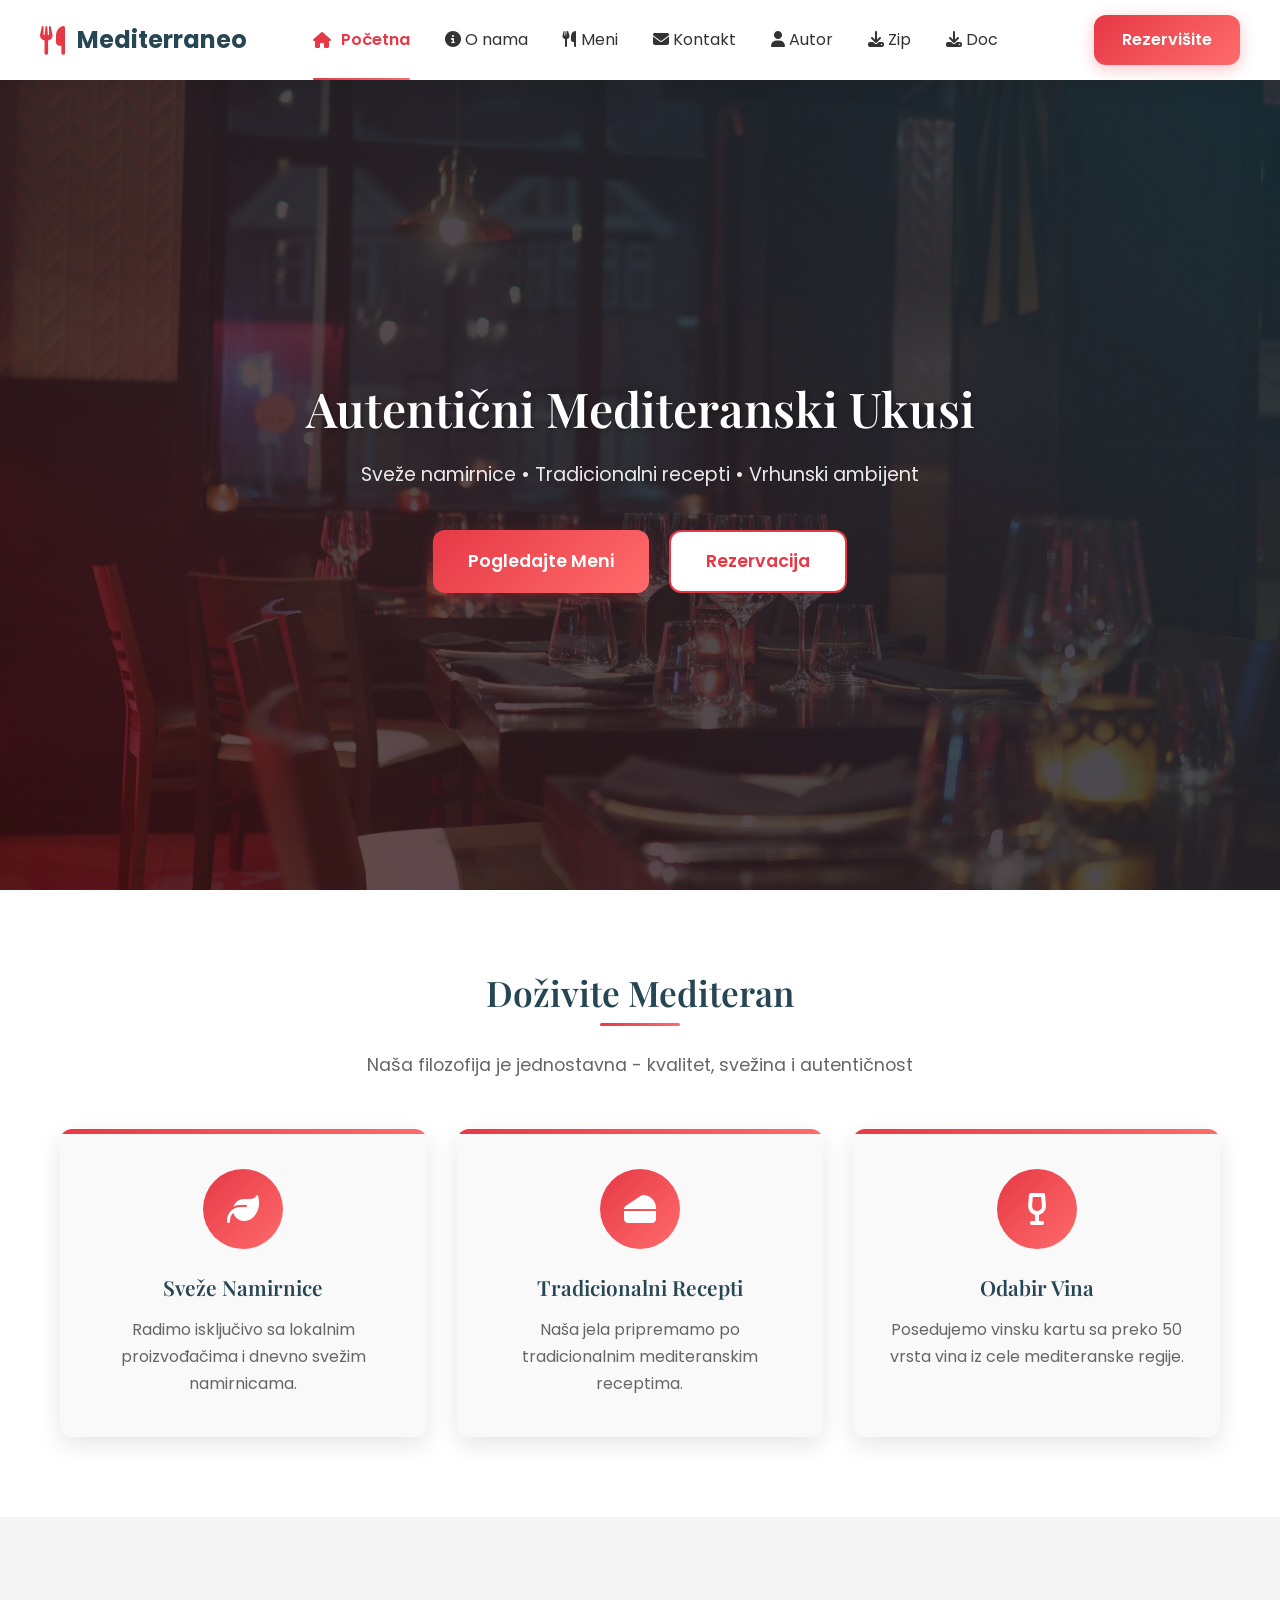
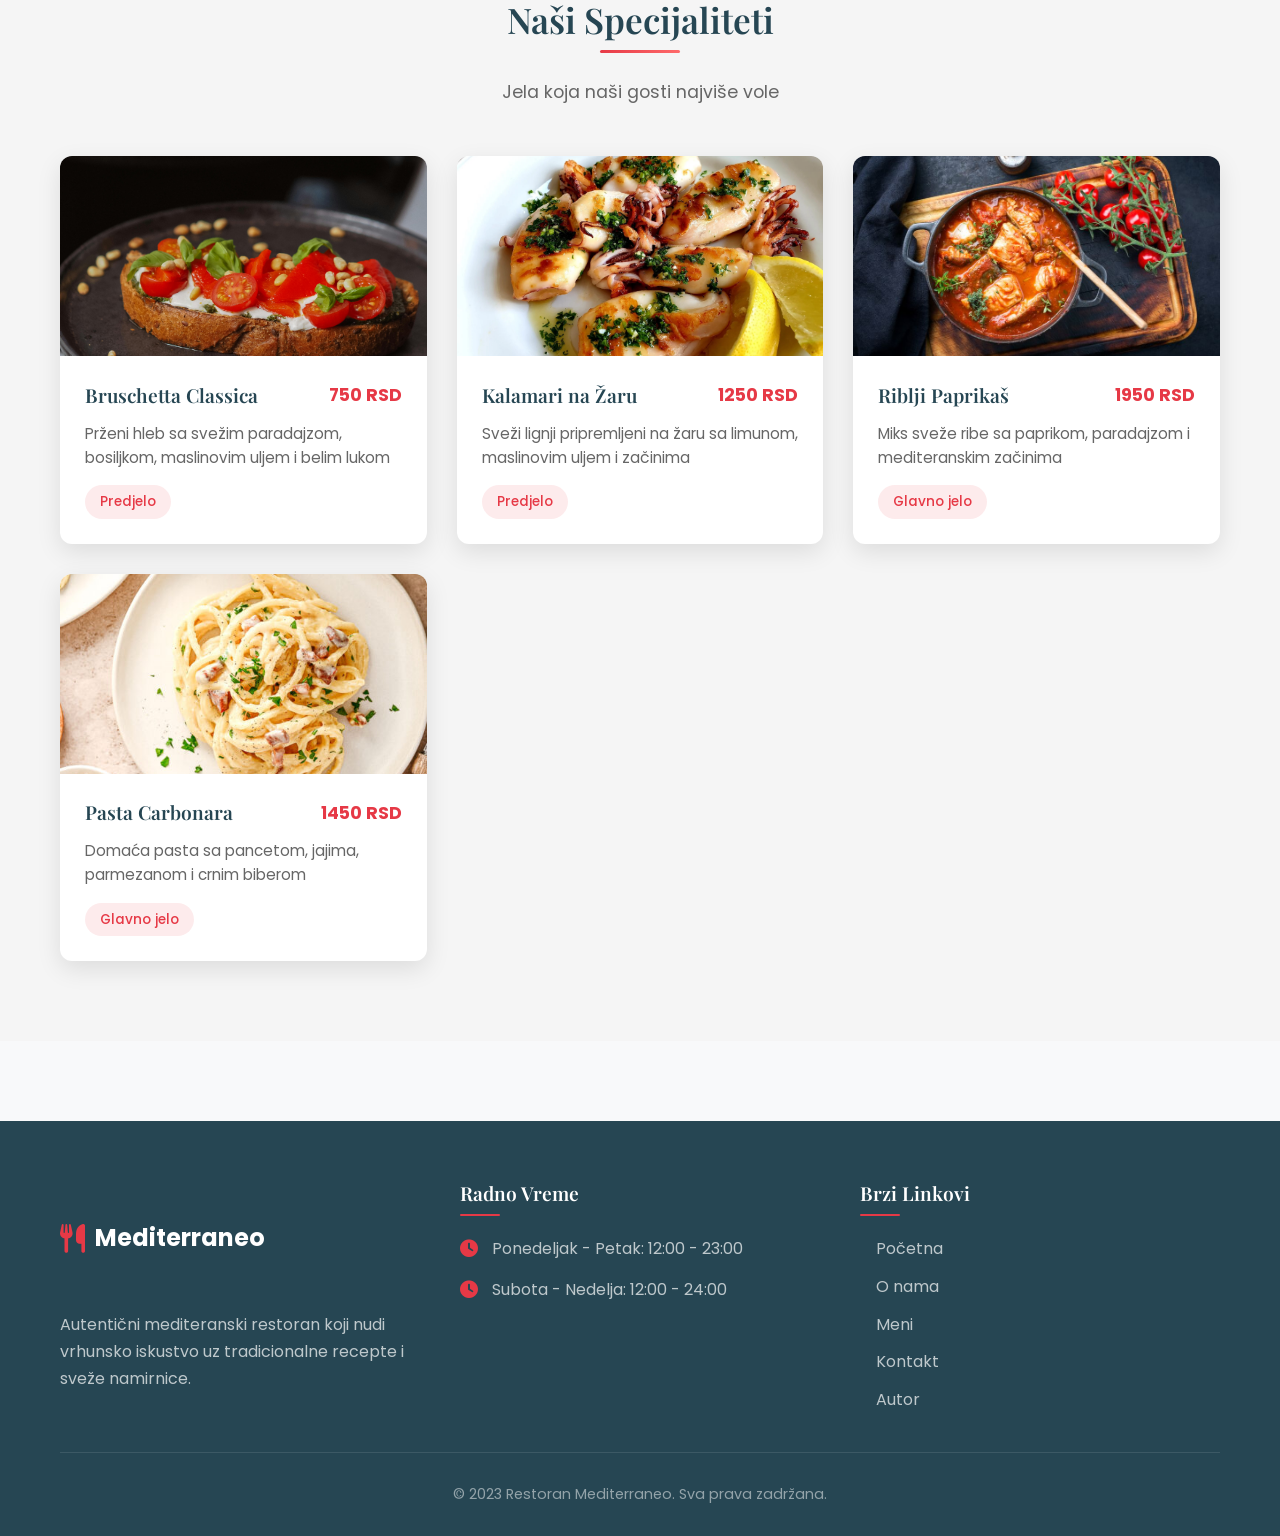
<file: index.html>
<!DOCTYPE html>
<html lang="sr">
<head>
    <meta charset="UTF-8">
    <meta name="viewport" content="width=device-width, initial-scale=1.0">
    <title>Mediterraneo | Premium Mediterranean Cuisine</title>
    <link href="https://fonts.googleapis.com/css2?family=Poppins:wght@300;400;500;600&family=Playfair+Display:wght@400;500;600&display=swap" rel="stylesheet">
    <link rel="stylesheet" href="https://cdnjs.cloudflare.com/ajax/libs/font-awesome/6.4.0/css/all.min.css">
    <link rel="stylesheet" href="style/style.css">
    <link rel="stylesheet" href="style/index.css">
</head>
<body>
    <header class="header">
        <nav class="navbar container">
            <a href="index.html" class="logo">
                <i class="fas fa-utensils"></i>
                <span class="logo-text">Mediterraneo</span>
            </a>
            <ul class="nav-menu" id="navMenu">
                <li class="nav-item"><a href="index.html" class="nav-link active"><i class="fas fa-home"></i> Početna</a></li>
                <li class="nav-item"><a href="about.html"><i class="fas fa-info-circle"></i> O nama</a></li>
                <li class="nav-item"><a href="menu.html"><i class="fas fa-utensils"></i> Meni</a></li>
                <li class="nav-item"><a href="contact.html"><i class="fas fa-envelope"></i> Kontakt</a></li>
                <li class="nav-item"><a href="author.html"><i class="fas fa-user"></i> Autor</a></li>
                <li class="nav-item"><a href="downloads/Mediterraneo1.zip" download><i class="fa-solid fa-download"></i> Zip</a></li>
                <li class="nav-item"><a href="downloads/dokumentacija.pdf" download><i class="fa-solid fa-download"></i> Doc</a></li>
            </ul>
            <div class="nav-cta">
                <a href="contact.html#reservation" class="btn btn-primary">Rezervišite</a>
            </div>
            <div class="hamburger" id="hamburger">
                <span class="bar"></span>
                <span class="bar"></span>
                <span class="bar"></span>
            </div>
        </nav>
    </header>
    <section class="hero" id="home">
        <div class="hero-overlay"></div>
        <div class="hero-content container">
            <h1 class="hero-title">Autentični Mediteranski Ukusi</h1>
            <p class="hero-subtitle">Sveže namirnice • Tradicionalni recepti • Vrhunski ambijent</p>
            <div class="hero-buttons">
                <a href="menu.html" class="btn btn-primary btn-large">Pogledajte Meni</a>
                <a href="contact.html#reservation" class="btn btn-secondary btn-large">Rezervacija</a>
            </div>
        </div>
    </section>
    <section class="section about-section" id="about">
        <div class="container">
            <div class="section-header">
                <h2 class="section-title">Doživite Mediteran</h2>
                <p class="section-subtitle">Naša filozofija je jednostavna - kvalitet, svežina i autentičnost</p>
            </div>
            <div class="about-grid">
                <div class="about-card">
                    <div class="about-icon">
                        <i class="fas fa-leaf"></i>
                    </div>
                    <h3 class="about-card-title">Sveže Namirnice</h3>
                    <p class="about-card-text">Radimo isključivo sa lokalnim proizvođačima i dnevno svežim namirnicama.</p>
                </div>
                <div class="about-card">
                    <div class="about-icon">
                        <i class="fas fa-cheese"></i>
                    </div>
                    <h3 class="about-card-title">Tradicionalni Recepti</h3>
                    <p class="about-card-text">Naša jela pripremamo po tradicionalnim mediteranskim receptima.</p>
                </div>
                <div class="about-card">
                    <div class="about-icon">
                        <i class="fas fa-wine-glass-alt"></i>
                    </div>
                    <h3 class="about-card-title">Odabir Vina</h3>
                    <p class="about-card-text">Posedujemo vinsku kartu sa preko 50 vrsta vina iz cele mediteranske regije.</p>
                </div>
            </div>
        </div>
    </section>
    <section class="section specialties-section">
        <div class="container">
            <div class="section-header">
                <h2 class="section-title">Naši Specijaliteti</h2>
                <p class="section-subtitle">Jela koja naši gosti najviše vole</p>
            </div> 
            <div class="specialties-grid" id="specialtiesGrid">
            </div>
        </div>
    </section>
    <footer class="footer">
        <div class="container">
            <div class="footer-grid">
                <div class="footer-col">
                    <a href="index.html" class="logo">
                        <i class="fas fa-utensils"></i>
                        <span class="logo-text">Mediterraneo</span>
                    </a>
                    <p class="footer-about">Autentični mediteranski restoran koji nudi vrhunsko iskustvo uz tradicionalne recepte i sveže namirnice.</p>
                </div>
                <div class="footer-col">
                    <h3 class="footer-title">Radno Vreme</h3>
                    <ul class="footer-contact">
                        <li><i class="fas fa-clock"></i> Ponedeljak - Petak: 12:00 - 23:00</li>
                        <li><i class="fas fa-clock"></i> Subota - Nedelja: 12:00 - 24:00</li>
                    </ul>
                </div>
                <div class="footer-col">
                    <h3 class="footer-title">Brzi Linkovi</h3>
                    <ul class="footer-links">
                        <li><a href="index.html">Početna</a></li>
                        <li><a href="about.html">O nama</a></li>
                        <li><a href="menu.html">Meni</a></li>
                        <li><a href="contact.html">Kontakt</a></li>
                        <li><a href="author.html">Autor</a></li>
                    </ul>
                </div>
            </div>
            <div class="footer-bottom">
                <p>&copy; 2023 Restoran Mediterraneo. Sva prava zadržana.</p>
            </div>
        </div>
    </footer>
    <script src="js/script.js"></script>
</body>
</html>
</file>
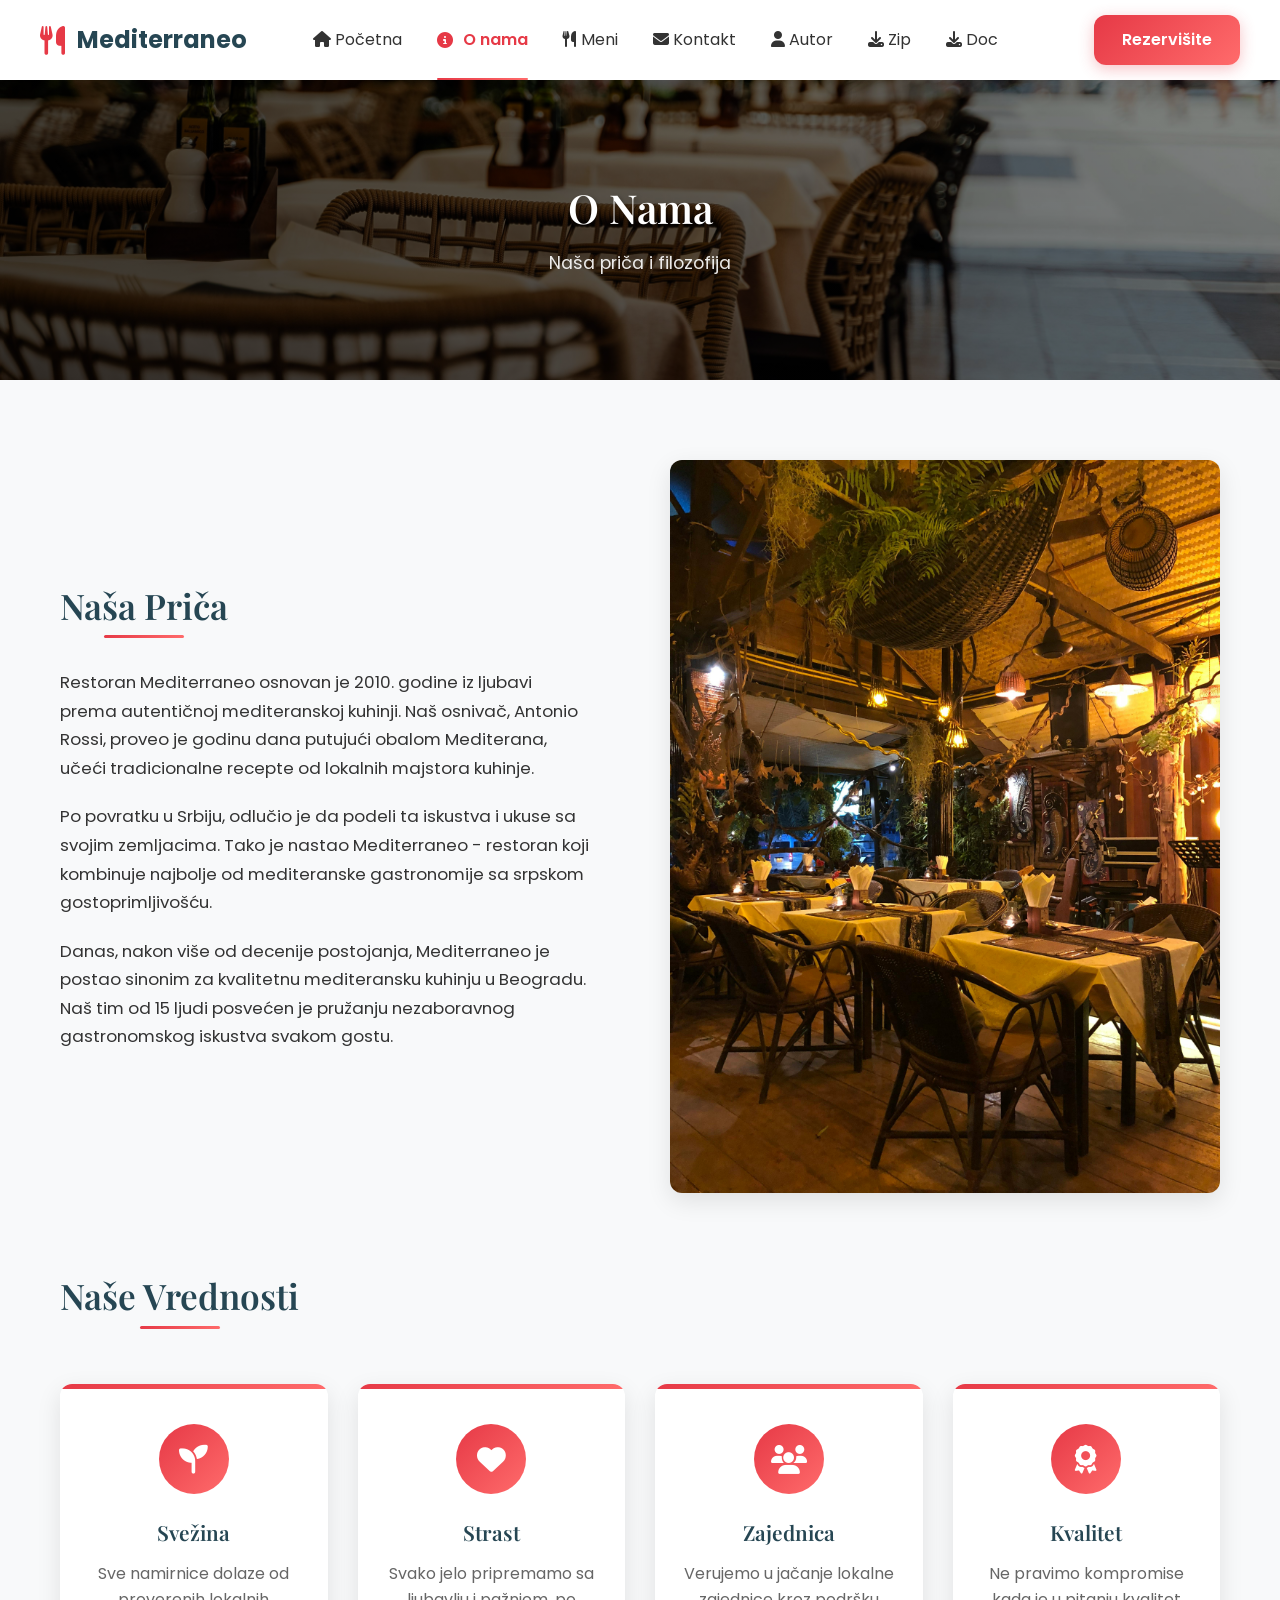
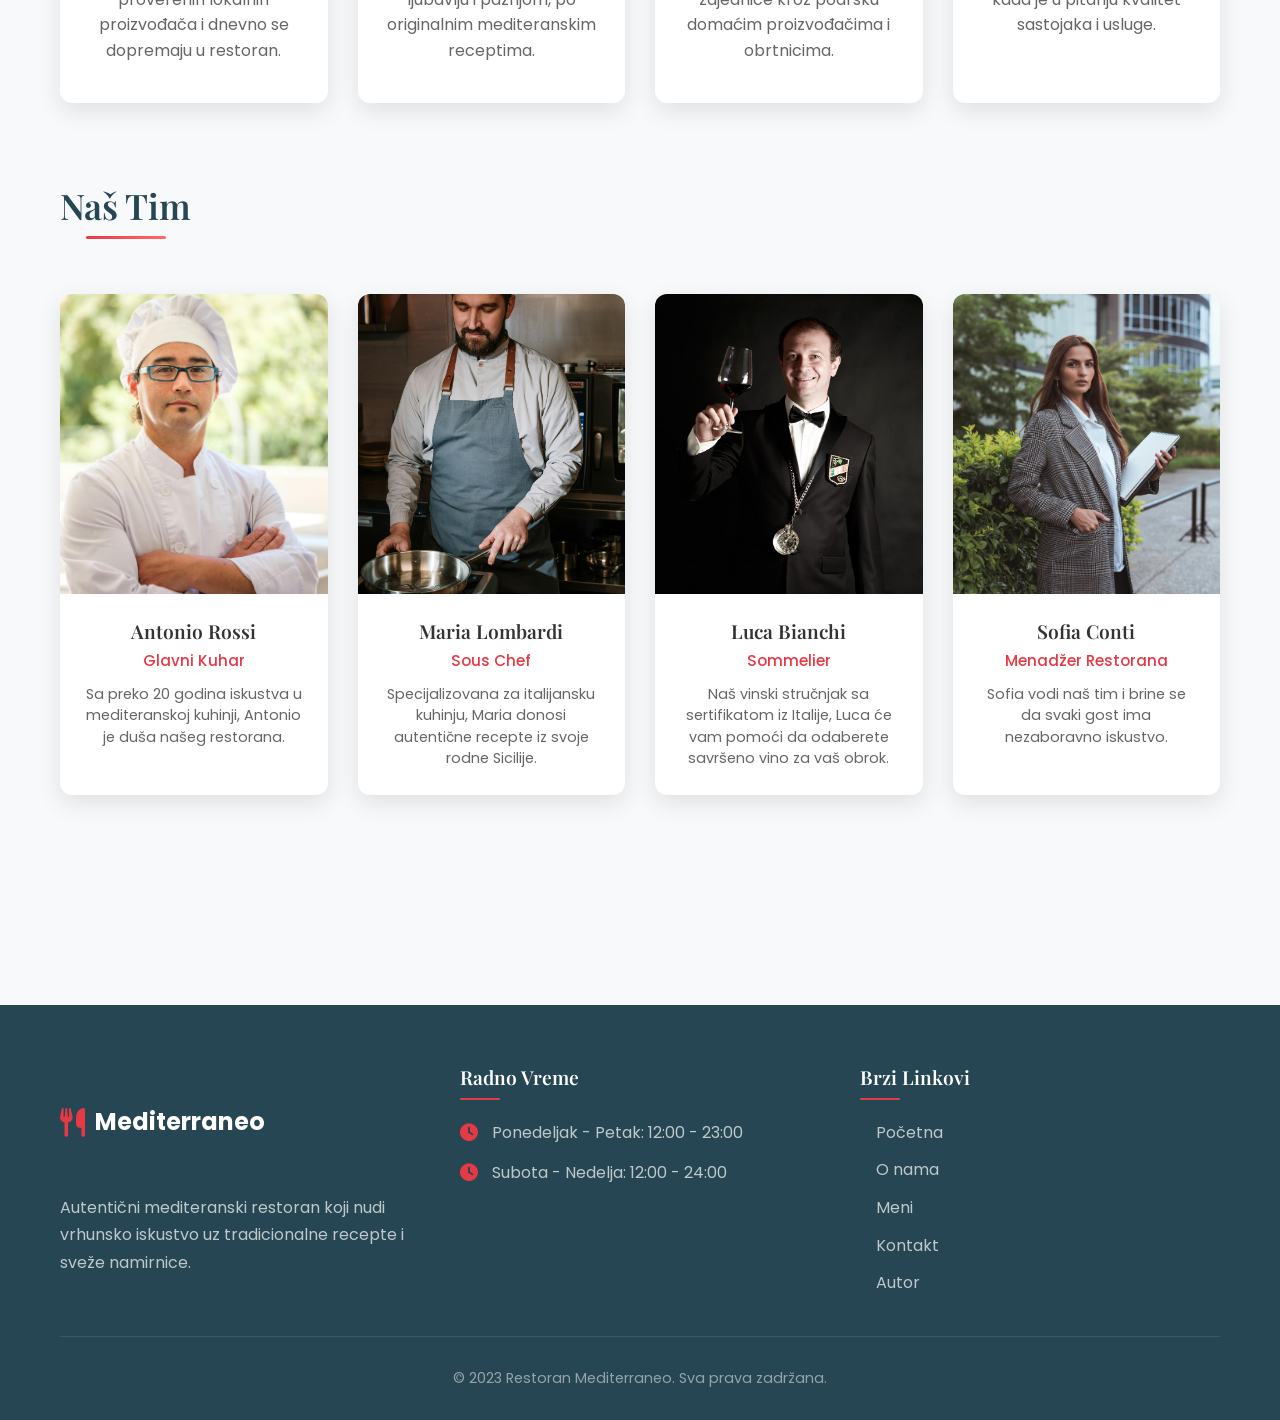
<file: about.html>
<!DOCTYPE html>
<html lang="sr">
<head>
    <meta charset="UTF-8">
    <meta name="viewport" content="width=device-width, initial-scale=1.0">
    <title>O nama | Mediterraneo</title>
    <link href="https://fonts.googleapis.com/css2?family=Poppins:wght@300;400;500;600&family=Playfair+Display:wght@400;500;600&display=swap" rel="stylesheet">
    <link rel="stylesheet" href="https://cdnjs.cloudflare.com/ajax/libs/font-awesome/6.4.0/css/all.min.css">
    <link rel="stylesheet" href="style/style.css">
    <link rel="stylesheet" href="style/about.css">
    
</head>
<body>
    <header class="header">
        <nav class="navbar container">
            <a href="index.html" class="logo">
                <i class="fas fa-utensils"></i>
                <span class="logo-text">Mediterraneo</span>
            </a>
            <ul class="nav-menu" id="navMenu">
                <li class="nav-item"><a href="index.html"><i class="fas fa-home"></i> Početna</a></li>
                <li class="nav-item"><a href="about.html" class="nav-link active"><i class="fas fa-info-circle"></i> O nama</a></li>
                <li class="nav-item"><a href="menu.html"><i class="fas fa-utensils"></i> Meni</a></li>
                <li class="nav-item"><a href="contact.html"><i class="fas fa-envelope"></i> Kontakt</a></li>
                <li class="nav-item"><a href="author.html"><i class="fas fa-user"></i> Autor</a></li>
                <li class="nav-item"><a href="downloads/Mediterraneo1.zip" download><i class="fa-solid fa-download"></i> Zip</a></li>
                <li class="nav-item"><a href="downloads/dokumentacija.pdf" download><i class="fa-solid fa-download"></i> Doc</a></li>
            </ul>
            <div class="nav-cta">
                <a href="contact.html#reservation" class="btn btn-primary">Rezervišite</a>
            </div>
            <div class="hamburger" id="hamburger">
                <span class="bar"></span>
                <span class="bar"></span>
                <span class="bar"></span>
            </div>
        </nav>
    </header>
    <section class="page-hero about-hero">
        <div class="page-hero-content container">
            <h1 class="page-hero-title">O Nama</h1>
            <p class="page-hero-subtitle">Naša priča i filozofija</p>
        </div>
    </section>
    <section class="section about-page-section">
        <div class="container">
            <div class="about-story">
                <div class="about-story-content">
                    <h2 class="section-title">Naša Priča</h2>
                    <div class="about-text">
                        <p>Restoran Mediterraneo osnovan je 2010. godine iz ljubavi prema autentičnoj mediteranskoj kuhinji. Naš osnivač, Antonio Rossi, proveo je godinu dana putujući obalom Mediterana, učeći tradicionalne recepte od lokalnih majstora kuhinje.</p>
                        <p>Po povratku u Srbiju, odlučio je da podeli ta iskustva i ukuse sa svojim zemljacima. Tako je nastao Mediterraneo - restoran koji kombinuje najbolje od mediteranske gastronomije sa srpskom gostoprimljivošću.</p>
                        <p>Danas, nakon više od decenije postojanja, Mediterraneo je postao sinonim za kvalitetnu mediteransku kuhinju u Beogradu. Naš tim od 15 ljudi posvećen je pružanju nezaboravnog gastronomskog iskustva svakom gostu.</p>
                    </div>
                </div>
                <div class="about-story-image">
                    <img src="images/o-nama.jpg" alt="Osnivač restorana">
                </div>
            </div>
            <div class="about-values">
                <h2 class="section-title text-center">Naše Vrednosti</h2>
                <div class="values-grid">
                    <div class="value-card">
                        <div class="value-icon">
                            <i class="fas fa-seedling"></i>
                        </div>
                        <h3>Svežina</h3>
                        <p>Sve namirnice dolaze od proverenih lokalnih proizvođača i dnevno se dopremaju u restoran.</p>
                    </div>
                    <div class="value-card">
                        <div class="value-icon">
                            <i class="fas fa-heart"></i>
                        </div>
                        <h3>Strast</h3>
                        <p>Svako jelo pripremamo sa ljubavlju i pažnjom, po originalnim mediteranskim receptima.</p>
                    </div>
                    <div class="value-card">
                        <div class="value-icon">
                            <i class="fas fa-users"></i>
                        </div>
                        <h3>Zajednica</h3>
                        <p>Verujemo u jačanje lokalne zajednice kroz podršku domaćim proizvođačima i obrtnicima.</p>
                    </div>
                    <div class="value-card">
                        <div class="value-icon">
                            <i class="fas fa-award"></i>
                        </div>
                        <h3>Kvalitet</h3>
                        <p>Ne pravimo kompromise kada je u pitanju kvalitet sastojaka i usluge.</p>
                    </div>
                </div>
            </div>
            <div class="about-team">
                <h2 class="section-title text-center">Naš Tim</h2>
                
                <div class="team-grid" id="teamGrid">
                </div>
            </div>
        </div>
    </section>
    <footer class="footer">
        <div class="container">
            <div class="footer-grid">
                <div class="footer-col">
                    <a href="index.html" class="logo">
                        <i class="fas fa-utensils"></i>
                        <span class="logo-text">Mediterraneo</span>
                    </a>
                    <p class="footer-about">Autentični mediteranski restoran koji nudi vrhunsko iskustvo uz tradicionalne recepte i sveže namirnice.</p>
                </div>
                <div class="footer-col">
                    <h3 class="footer-title">Radno Vreme</h3>
                    <ul class="footer-contact">
                        <li><i class="fas fa-clock"></i> Ponedeljak - Petak: 12:00 - 23:00</li>
                        <li><i class="fas fa-clock"></i> Subota - Nedelja: 12:00 - 24:00</li>
                    </ul>
                </div>
                <div class="footer-col">
                    <h3 class="footer-title">Brzi Linkovi</h3>
                    <ul class="footer-links">
                        <li><a href="index.html">Početna</a></li>
                        <li><a href="about.html">O nama</a></li>
                        <li><a href="menu.html">Meni</a></li>
                        <li><a href="contact.html">Kontakt</a></li>
                        <li><a href="author.html">Autor</a></li>
                    </ul>
                </div>
            </div>
            <div class="footer-bottom">
                <p>&copy; 2023 Restoran Mediterraneo. Sva prava zadržana.</p>
            </div>
        </div>
    </footer>
    <script src="js/script.js"></script>
</body>
</html>
</file>
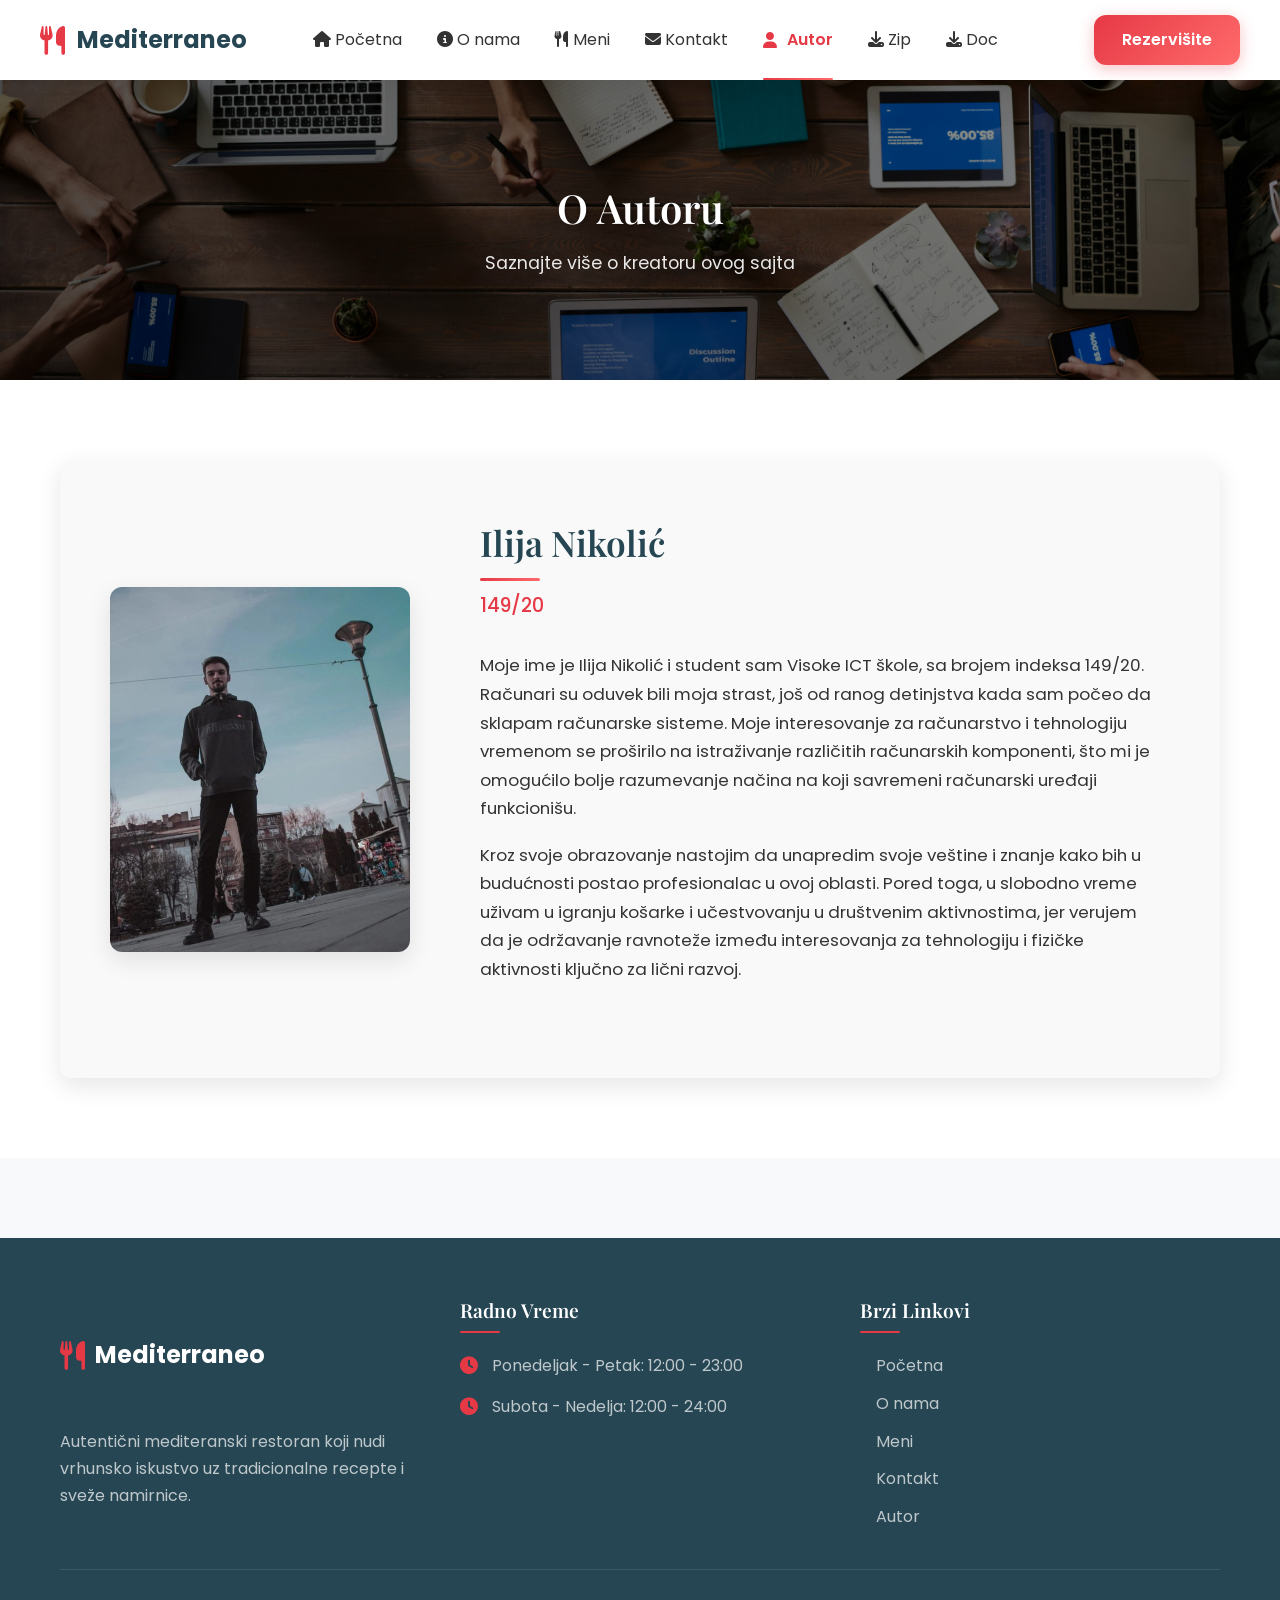
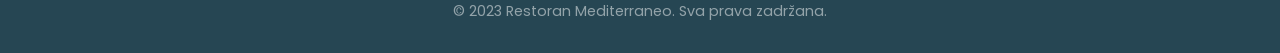
<file: author.html>
<!DOCTYPE html>
<html lang="sr">
<head>
    <meta charset="UTF-8">
    <meta name="viewport" content="width=device-width, initial-scale=1.0">
    <title>O Autoru | Mediterraneo</title>
    <link href="https://fonts.googleapis.com/css2?family=Poppins:wght@300;400;500;600&family=Playfair+Display:wght@400;500;600&display=swap" rel="stylesheet">
    <link rel="stylesheet" href="https://cdnjs.cloudflare.com/ajax/libs/font-awesome/6.4.0/css/all.min.css">
    <link rel="stylesheet" href="style/style.css">
    <link rel="stylesheet" href="style/author.css">
</head>
<body>
    <header class="header">
        <nav class="navbar container">
            <a href="index.html" class="logo">
                <i class="fas fa-utensils"></i>
                <span class="logo-text">Mediterraneo</span>
            </a>
            <ul class="nav-menu" id="navMenu">
                <li class="nav-item"><a href="index.html"><i class="fas fa-home"></i> Početna</a></li>
                <li class="nav-item"><a href="about.html"><i class="fas fa-info-circle"></i> O nama</a></li>
                <li class="nav-item"><a href="menu.html"><i class="fas fa-utensils"></i> Meni</a></li>
                <li class="nav-item"><a href="contact.html"><i class="fas fa-envelope"></i> Kontakt</a></li>
                <li class="nav-item"><a href="author.html" class="nav-link active"><i class="fas fa-user"></i> Autor</a></li>
                <li class="nav-item"><a href="downloads/Mediterraneo1.zip" download><i class="fa-solid fa-download"></i> Zip</a></li>
                <li class="nav-item"><a href="downloads/dokumentacija.pdf" download><i class="fa-solid fa-download"></i> Doc</a></li>
            </ul>
            <div class="nav-cta">
                <a href="contact.html#reservation" class="btn btn-primary">Rezervišite</a>
            </div>
            <div class="hamburger" id="hamburger">
                <span class="bar"></span>
                <span class="bar"></span>
                <span class="bar"></span>
            </div>
        </nav>
    </header>
    <section class="page-hero author-hero">
        <div class="page-hero-content container">
            <h1 class="page-hero-title">O Autoru</h1>
            <p class="page-hero-subtitle">Saznajte više o kreatoru ovog sajta</p>
        </div>
    </section>
    <section class="section author-section">
        <div class="container">
            <div class="author-profile">
                <div class="author-image">
                    <img src="images/Author.jpeg" alt="Portret autora">
                </div>
                <div class="author-info">
                    <h2 class="author-name">Ilija Nikolić</h2>
                    <p class="author-title">149/20</p>
                    
                    <div class="author-bio">
                        <p>Moje ime je Ilija Nikolić i student sam Visoke ICT škole, sa brojem indeksa 149/20. Računari su oduvek bili moja strast, još od ranog detinjstva kada sam počeo da sklapam računarske sisteme. Moje interesovanje za računarstvo i tehnologiju vremenom se proširilo na istraživanje različitih računarskih komponenti, što mi je omogućilo bolje razumevanje načina na koji savremeni računarski uređaji funkcionišu.</p>
                        <p>Kroz svoje obrazovanje nastojim da unapredim svoje veštine i znanje kako bih u budućnosti postao profesionalac u ovoj oblasti. Pored toga, u slobodno vreme uživam u igranju košarke i učestvovanju u društvenim aktivnostima, jer verujem da je održavanje ravnoteže između interesovanja za tehnologiju i fizičke aktivnosti ključno za lični razvoj.</p> 
                </div>
            </div>
        </div>
    </section>
    <footer class="footer">
        <div class="container">
            <div class="footer-grid">
                <div class="footer-col">
                    <a href="index.html" class="logo">
                        <i class="fas fa-utensils"></i>
                        <span class="logo-text">Mediterraneo</span>
                    </a>
                    <p class="footer-about">Autentični mediteranski restoran koji nudi vrhunsko iskustvo uz tradicionalne recepte i sveže namirnice.</p>
                </div>
                <div class="footer-col">
                    <h3 class="footer-title">Radno Vreme</h3>
                    <ul class="footer-contact">
                        <li><i class="fas fa-clock"></i> Ponedeljak - Petak: 12:00 - 23:00</li>
                        <li><i class="fas fa-clock"></i> Subota - Nedelja: 12:00 - 24:00</li>
                    </ul>
                </div>
                <div class="footer-col">
                    <h3 class="footer-title">Brzi Linkovi</h3>
                    <ul class="footer-links">
                        <li><a href="index.html">Početna</a></li>
                        <li><a href="about.html">O nama</a></li>
                        <li><a href="menu.html">Meni</a></li>
                        <li><a href="contact.html">Kontakt</a></li>
                        <li><a href="author.html">Autor</a></li>
                    </ul>
                </div>
            </div>
            <div class="footer-bottom">
                <p>&copy; 2023 Restoran Mediterraneo. Sva prava zadržana.</p>
            </div>
        </div>
    </footer>
    <script src="js/script.js"></script>
</body>
</html>
</file>
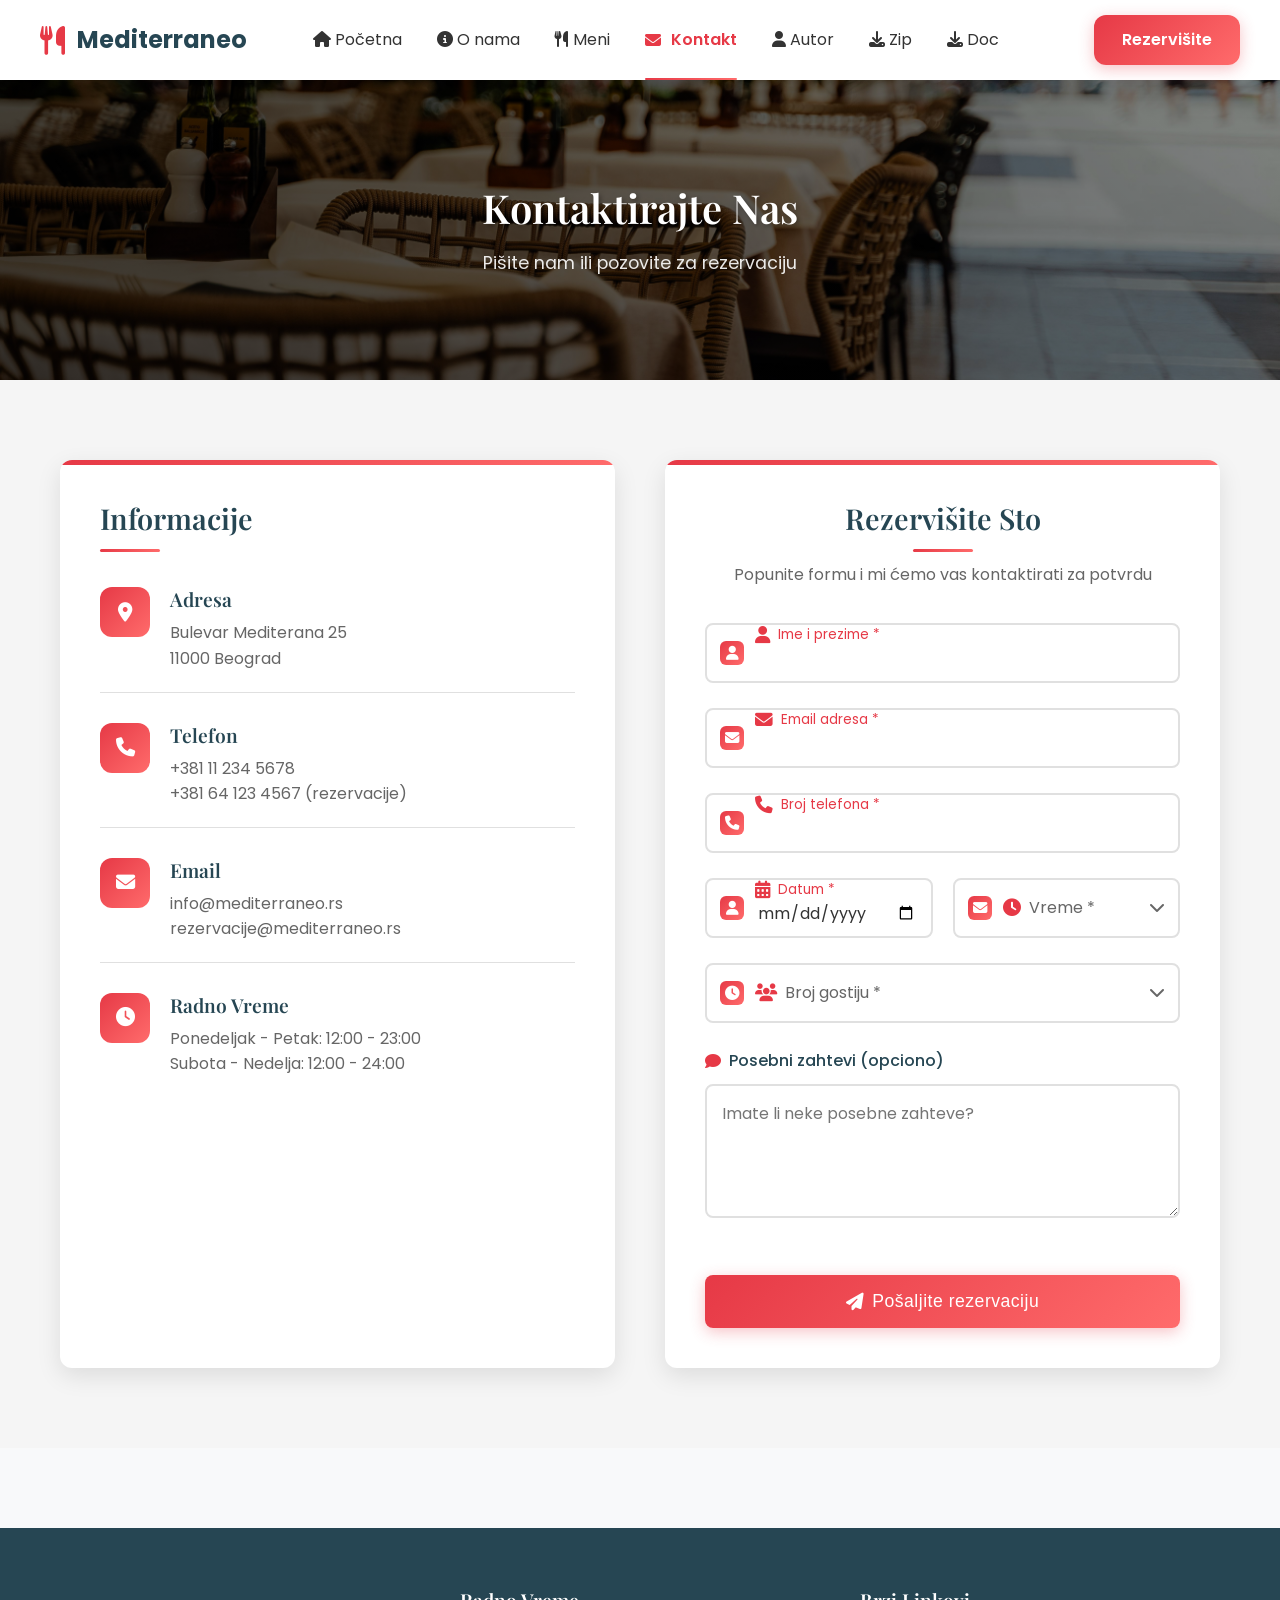
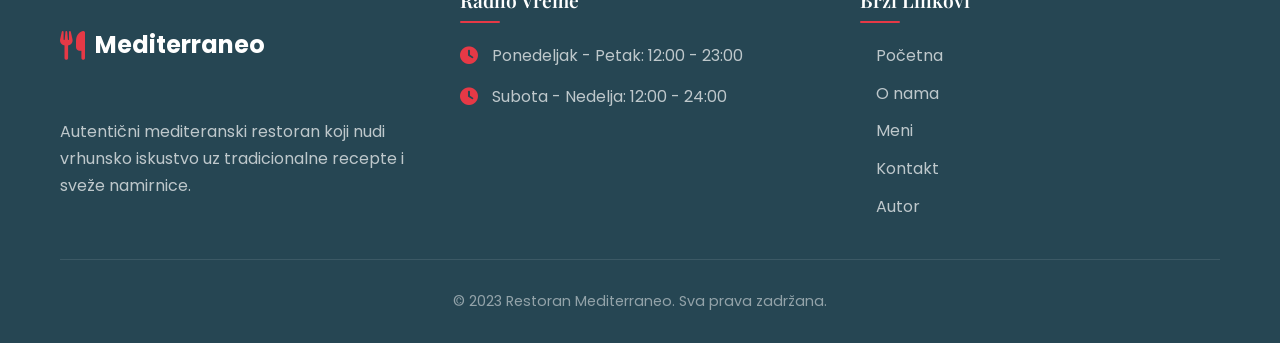
<file: contact.html>
<!DOCTYPE html>
<html lang="sr">
<head>
    <meta charset="UTF-8">
    <meta name="viewport" content="width=device-width, initial-scale=1.0">
    <title>Kontakt | Mediterraneo</title>
    <link href="https://fonts.googleapis.com/css2?family=Poppins:wght@300;400;500;600&family=Playfair+Display:wght@400;500;600&display=swap" rel="stylesheet">
    <link rel="stylesheet" href="https://cdnjs.cloudflare.com/ajax/libs/font-awesome/6.4.0/css/all.min.css">
    <link rel="stylesheet" href="style/style.css">
    <link rel="stylesheet" href="style/contact.css">
</head>
<body>
    <header class="header">
        <nav class="navbar container">
            <a href="index.html" class="logo">
                <i class="fas fa-utensils"></i>
                <span class="logo-text">Mediterraneo</span>
            </a>            
            <ul class="nav-menu" id="navMenu">
                <li class="nav-item"><a href="index.html"><i class="fas fa-home"></i> Početna</a></li>
                <li class="nav-item"><a href="about.html"><i class="fas fa-info-circle"></i> O nama</a></li>
                <li class="nav-item"><a href="menu.html"><i class="fas fa-utensils"></i> Meni</a></li>
                <li class="nav-item"><a href="contact.html" class="nav-link active"><i class="fas fa-envelope"></i> Kontakt</a></li>
                <li class="nav-item"><a href="author.html"><i class="fas fa-user"></i> Autor</a></li>
                <li class="nav-item"><a href="downloads/Mediterraneo1.zip" download><i class="fa-solid fa-download"></i> Zip</a></li>
                <li class="nav-item"><a href="downloads/dokumentacija.pdf" download><i class="fa-solid fa-download"></i> Doc</a></li>
            </ul>            
            <div class="nav-cta">
                <a href="contact.html#reservation" class="btn btn-primary">Rezervišite</a>
            </div>           
            <div class="hamburger" id="hamburger">
                <span class="bar"></span>
                <span class="bar"></span>
                <span class="bar"></span>
            </div>
        </nav>
    </header>
    <section class="page-hero contact-hero">
        <div class="page-hero-content container">
            <h1 class="page-hero-title">Kontaktirajte Nas</h1>
            <p class="page-hero-subtitle">Pišite nam ili pozovite za rezervaciju</p>
        </div>
    </section>
    <section class="section contact-page-section">
        <div class="container">
            <div class="contact-page-grid">
                <div class="contact-info-card">
                    <h2 class="contact-title">Informacije</h2>
                    
                    <div class="contact-info-item">
                        <div class="contact-icon">
                            <i class="fas fa-map-marker-alt"></i>
                        </div>
                        <div class="contact-details">
                            <h3>Adresa</h3>
                            <p>Bulevar Mediterana 25<br>11000 Beograd</p>
                        </div>
                    </div>
                    <div class="contact-info-item">
                        <div class="contact-icon">
                            <i class="fas fa-phone"></i>
                        </div>
                        <div class="contact-details">
                            <h3>Telefon</h3>
                            <p>+381 11 234 5678</p>
                            <p>+381 64 123 4567 (rezervacije)</p>
                        </div>
                    </div>
                    <div class="contact-info-item">
                        <div class="contact-icon">
                            <i class="fas fa-envelope"></i>
                        </div>
                        <div class="contact-details">
                            <h3>Email</h3>
                            <p>info@mediterraneo.rs</p>
                            <p>rezervacije@mediterraneo.rs</p>
                        </div>
                    </div>                   
                    <div class="contact-info-item">
                        <div class="contact-icon">
                            <i class="fas fa-clock"></i>
                        </div>
                        <div class="contact-details">
                            <h3>Radno Vreme</h3>
                            <p>Ponedeljak - Petak: 12:00 - 23:00</p>
                            <p>Subota - Nedelja: 12:00 - 24:00</p>
                        </div>
                    </div>
                </div>
                <div class="contact-form-card" id="reservation">
                    <div class="form-header">
                        <h2 class="form-title">Rezervišite Sto</h2>
                        <p class="form-subtitle">Popunite formu i mi ćemo vas kontaktirati za potvrdu</p>
                    </div>                   
                    <form id="reservationForm" class="modern-form">
                        <div class="form-group floating-label">
                            <input type="text" id="name" name="name" required>
                            <label for="name">
                                <i class="fas fa-user"></i>
                                <span>Ime i prezime *</span>
                            </label>
                            <div class="error-message" id="nameError"></div>
                        </div>                        
                        <div class="form-group floating-label">
                            <input type="email" id="email" name="email" required>
                            <label for="email">
                                <i class="fas fa-envelope"></i>
                                <span>Email adresa *</span>
                            </label>
                            <div class="error-message" id="emailError"></div>
                        </div>                      
                        <div class="form-group floating-label">
                            <input type="tel" id="phone" name="phone" required>
                            <label for="phone">
                                <i class="fas fa-phone"></i>
                                <span>Broj telefona *</span>
                            </label>
                            <div class="error-message" id="phoneError"></div>
                        </div>                      
                        <div class="form-row">
                            <div class="form-group floating-label">
                                <input type="date" id="date" name="date" required>
                                <label for="date" class="active">
                                    <i class="fas fa-calendar-alt"></i>
                                    <span>Datum *</span>
                                </label>
                                <div class="error-message" id="dateError"></div>
                            </div>                           
                            <div class="form-group floating-label select-group">
                                <select id="time" name="time" required>
                                    <option value=""></option>
                                    <option value="18:00">18:00</option>
                                    <option value="19:00">19:00</option>
                                    <option value="20:00">20:00</option>
                                    <option value="21:00">21:00</option>
                                    <option value="22:00">22:00</option>
                                </select>
                                <label for="time">
                                    <i class="fas fa-clock"></i>
                                    <span>Vreme *</span>
                                </label>
                                <div class="error-message" id="timeError"></div>
                            </div>
                        </div>                       
                        <div class="form-group floating-label select-group">
                            <select id="guests" name="guests" required>
                                <option value=""></option>
                                <option value="1">1 osoba</option>
                                <option value="2">2 osobe</option>
                                <option value="3">3 osobe</option>
                                <option value="4">4 osobe</option>
                                <option value="5">5+ osoba</option>
                            </select>
                            <label for="guests">
                                <i class="fas fa-users"></i>
                                <span>Broj gostiju *</span>
                            </label>
                            <div class="error-message" id="guestsError"></div>
                        </div>                      
                        <div class="form-group">
                            <label for="message" class="textarea-label">
                                <i class="fas fa-comment"></i>
                                Posebni zahtevi (opciono)
                            </label>
                            <textarea id="message" name="message" rows="4" placeholder="Imate li neke posebne zahteve?"></textarea>
                        </div>                       
                        <button type="submit" class="btn btn-primary btn-block btn-submit">
                            <i class="fas fa-paper-plane"></i> Pošaljite rezervaciju
                        </button>
                    </form>                   
                    <div class="form-result" id="formResult"></div>
                </div>
            </div>
        </div>
    </section>
    <footer class="footer">
        <div class="container">
            <div class="footer-grid">
                <div class="footer-col">
                    <a href="index.html" class="logo">
                        <i class="fas fa-utensils"></i>
                        <span class="logo-text">Mediterraneo</span>
                    </a>
                    <p class="footer-about">Autentični mediteranski restoran koji nudi vrhunsko iskustvo uz tradicionalne recepte i sveže namirnice.</p>
                </div>                
                <div class="footer-col">
                    <h3 class="footer-title">Radno Vreme</h3>
                    <ul class="footer-contact">
                        <li><i class="fas fa-clock"></i> Ponedeljak - Petak: 12:00 - 23:00</li>
                        <li><i class="fas fa-clock"></i> Subota - Nedelja: 12:00 - 24:00</li>
                    </ul>
                </div>               
                <div class="footer-col">
                    <h3 class="footer-title">Brzi Linkovi</h3>
                    <ul class="footer-links">
                        <li><a href="index.html">Početna</a></li>
                        <li><a href="about.html">O nama</a></li>
                        <li><a href="menu.html">Meni</a></li>
                        <li><a href="contact.html">Kontakt</a></li>
                        <li><a href="author.html">Autor</a></li>
                    </ul>
                </div>
            </div>           
            <div class="footer-bottom">
                <p>&copy; 2023 Restoran Mediterraneo. Sva prava zadržana.</p>
            </div>
        </div>
    </footer>
    <script src="js/script.js"></script>
</body>
</html>
</file>
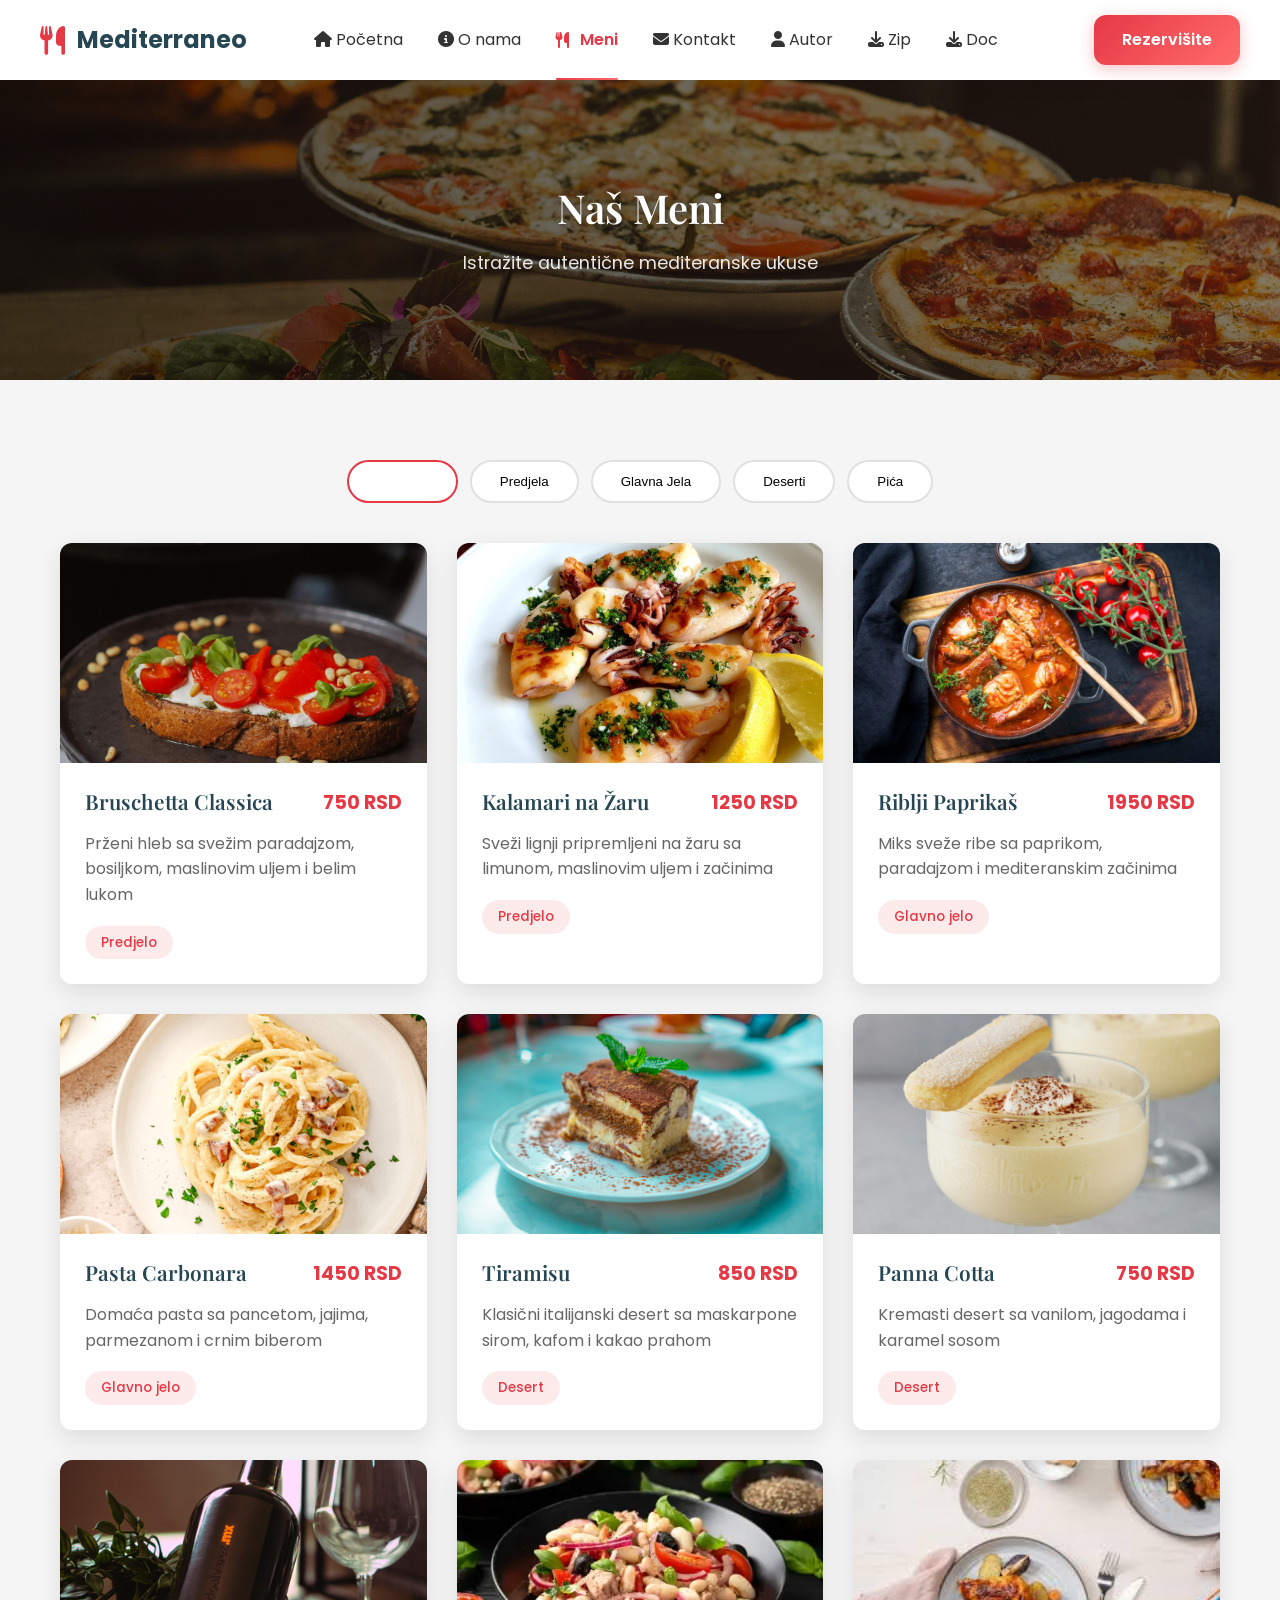
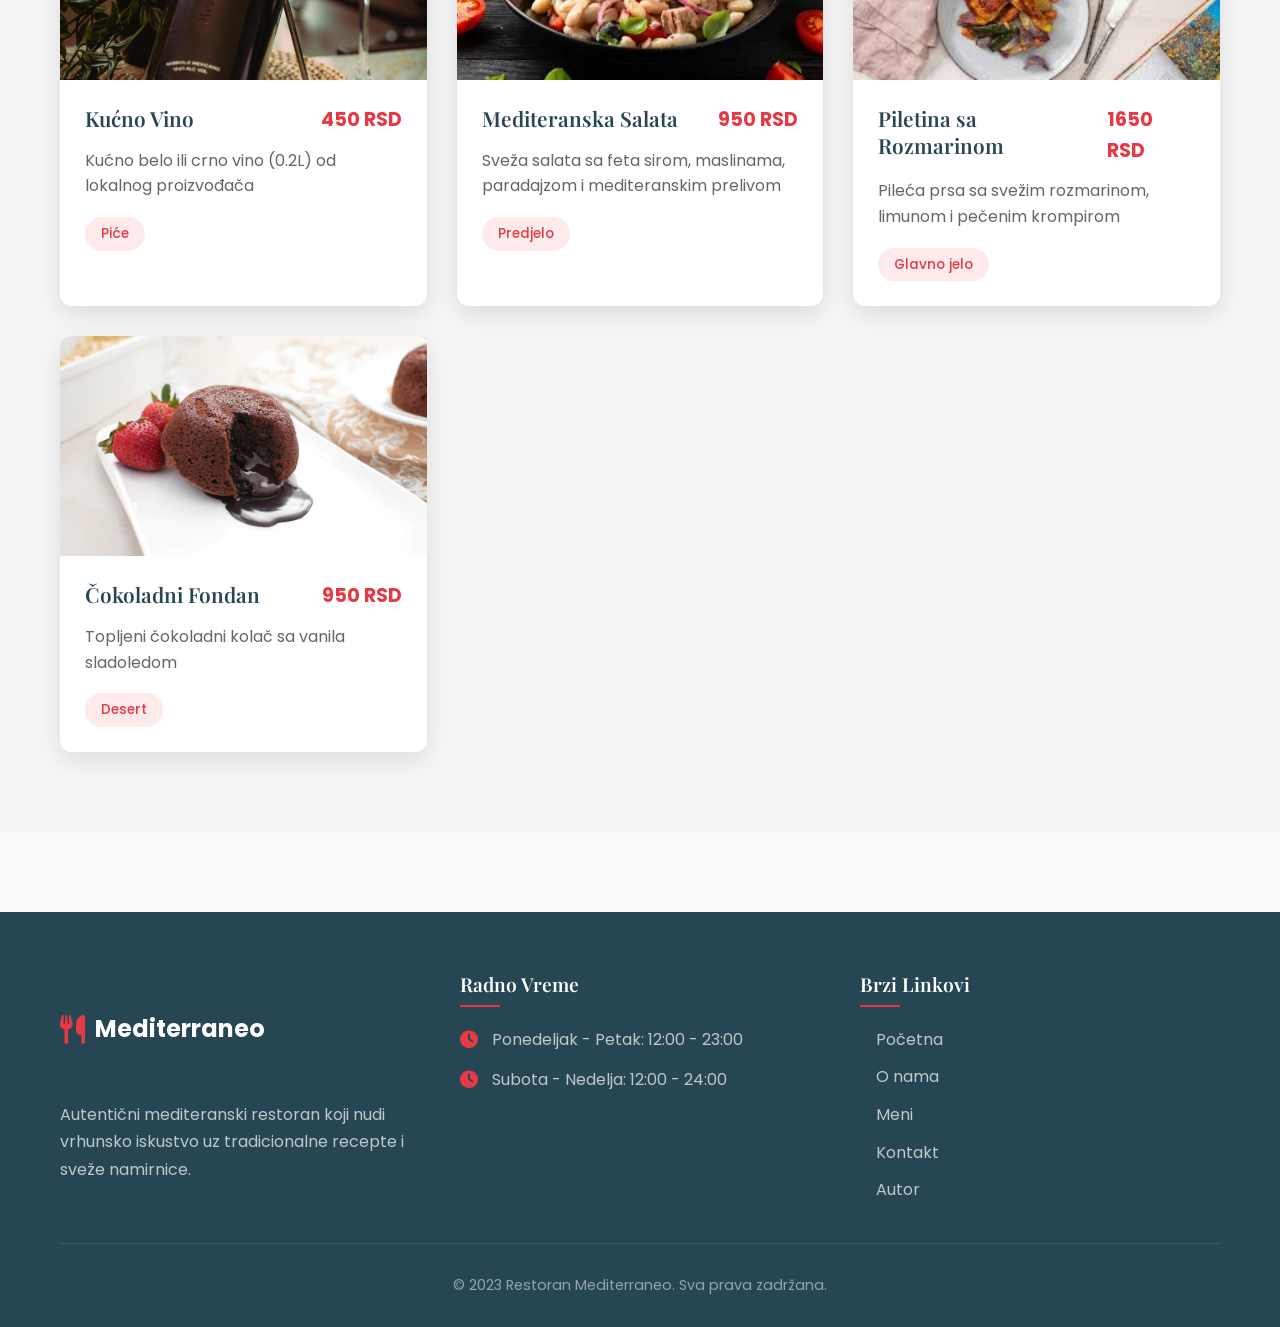
<file: menu.html>
<!DOCTYPE html>
<html lang="sr">
<head>
    <meta charset="UTF-8">
    <meta name="viewport" content="width=device-width, initial-scale=1.0">
    <title>Meni | Mediterraneo</title>
    <link href="https://fonts.googleapis.com/css2?family=Poppins:wght@300;400;500;600&family=Playfair+Display:wght@400;500;600&display=swap" rel="stylesheet">
    <link rel="stylesheet" href="https://cdnjs.cloudflare.com/ajax/libs/font-awesome/6.4.0/css/all.min.css">
    <link rel="stylesheet" href="style/style.css">
    <link rel="stylesheet" href="style/menu.css">
</head>
<body>
    <header class="header">
        <nav class="navbar container">
            <a href="index.html" class="logo">
                <i class="fas fa-utensils"></i>
                <span class="logo-text">Mediterraneo</span>
            </a>
            <ul class="nav-menu" id="navMenu">
                <li class="nav-item"><a href="index.html"><i class="fas fa-home"></i> Početna</a></li>
                <li class="nav-item"><a href="about.html"><i class="fas fa-info-circle"></i> O nama</a></li>
                <li class="nav-item"><a href="menu.html" class="nav-link active"><i class="fas fa-utensils"></i> Meni</a></li>
                <li class="nav-item"><a href="contact.html"><i class="fas fa-envelope"></i> Kontakt</a></li>
                <li class="nav-item"><a href="author.html"><i class="fas fa-user"></i> Autor</a></li>
                <li class="nav-item"><a href="downloads/Mediterraneo1.zip" download><i class="fa-solid fa-download"></i> Zip</a></li>
                <li class="nav-item"><a href="downloads/dokumentacija.pdf" download><i class="fa-solid fa-download"></i> Doc</a></li>
            </ul>
            <div class="nav-cta">
                <a href="contact.html#reservation" class="btn btn-primary">Rezervišite</a>
            </div>            
            <div class="hamburger" id="hamburger">
                <span class="bar"></span>
                <span class="bar"></span>
                <span class="bar"></span>
            </div>
        </nav>
    </header>
    <section class="page-hero menu-hero">
        <div class="page-hero-content container">
            <h1 class="page-hero-title">Naš Meni</h1>
            <p class="page-hero-subtitle">Istražite autentične mediteranske ukuse</p>
        </div>
    </section>
    <section class="section menu-page-section">
        <div class="container">
            <div class="menu-filter" id="menuFilter">
                <button class="filter-btn active" data-filter="all">Sva Jela</button>
                <button class="filter-btn" data-filter="predjela">Predjela</button>
                <button class="filter-btn" data-filter="glavna">Glavna Jela</button>
                <button class="filter-btn" data-filter="deserti">Deserti</button>
                <button class="filter-btn" data-filter="pica">Pića</button>
            </div>
            <div class="menu-items-container" id="menuItemsContainer">
            </div>
        </div>
    </section>
    <footer class="footer">
        <div class="container">
            <div class="footer-grid">
                <div class="footer-col">
                    <a href="index.html" class="logo">
                        <i class="fas fa-utensils"></i>
                        <span class="logo-text">Mediterraneo</span>
                    </a>
                    <p class="footer-about">Autentični mediteranski restoran koji nudi vrhunsko iskustvo uz tradicionalne recepte i sveže namirnice.</p>
                </div>
                <div class="footer-col">
                    <h3 class="footer-title">Radno Vreme</h3>
                    <ul class="footer-contact">
                        <li><i class="fas fa-clock"></i> Ponedeljak - Petak: 12:00 - 23:00</li>
                        <li><i class="fas fa-clock"></i> Subota - Nedelja: 12:00 - 24:00</li>
                    </ul>
                </div>
                <div class="footer-col">
                    <h3 class="footer-title">Brzi Linkovi</h3>
                    <ul class="footer-links">
                        <li><a href="index.html">Početna</a></li>
                        <li><a href="about.html">O nama</a></li>
                        <li><a href="menu.html">Meni</a></li>
                        <li><a href="contact.html">Kontakt</a></li>
                        <li><a href="author.html">Autor</a></li>
                    </ul>
                </div>
            </div>
            <div class="footer-bottom">
                <p>&copy; 2023 Restoran Mediterraneo. Sva prava zadržana.</p>
            </div>
        </div>
    </footer>
    <script src="js/script.js"></script>
</body>
</html>
</file>
<file: style/style.css>
:root {
    --primary-color: #e63946;
    --primary-light: #ff6b6b;
    --secondary-color: #f4a261;
    --accent-color: #2a9d8f;
    --dark-color: #264653;
    --light-color: #f8f9fa;
    --text-color: #333;
    --text-light: #666;
    --border-color: #e0e0e0;
    --border-radius: 12px;
    --box-shadow: 0 8px 25px rgba(0, 0, 0, 0.1);
    --box-shadow-hover: 0 12px 35px rgba(0, 0, 0, 0.15);
    --transition: all 0.3s cubic-bezier(0.25, 0.8, 0.25, 1);
    --gradient-primary: linear-gradient(135deg, #e63946 0%, #ff6b6b 100%);
}
* {
    margin: 0;
    padding: 0;
    box-sizing: border-box;
}
html {
    scroll-behavior: smooth;
}
body {
    font-family: 'Poppins', sans-serif;
    line-height: 1.6;
    color: var(--text-color);
    background-color: var(--light-color);
    overflow-x: hidden;
}
h1, h2, h3, h4 {
    font-family: 'Playfair Display', serif;
    font-weight: 600;
    line-height: 1.3;
}
a {
    text-decoration: none;
    color: inherit;
    transition: var(--transition);
}
ul {
    list-style: none;
}
img {
    max-width: 100%;
    height: auto;
    display: block;
}
.container {
    width: 100%;
    max-width: 1200px;
    margin: 0 auto;
    padding: 0 20px;
}
.section {
    padding: 80px 0;
}
.section-header {
    text-align: center;
    margin-bottom: 50px;
}
.section-title {
    font-size: 2.2rem;
    margin-bottom: 15px;
    color: var(--dark-color);
    position: relative;
    display: inline-block;
}
.section-title::after {
    content: '';
    position: absolute;
    bottom: -10px;
    left: 50%;
    transform: translateX(-50%);
    width: 80px;
    height: 3px;
    background: var(--gradient-primary);
    border-radius: 2px;
}
.section-subtitle {
    font-size: 1.1rem;
    color: var(--text-light);
    max-width: 600px;
    margin: 20px auto 0;
}
.btn {
    display: inline-flex;
    align-items: center;
    justify-content: center;
    padding: 12px 28px;
    border-radius: var(--border-radius);
    font-weight: 600;
    font-size: 1rem;
    cursor: pointer;
    transition: var(--transition);
    border: none;
    gap: 8px;
    position: relative;
    overflow: hidden;
    z-index: 1;
}
.btn::before {
    content: '';
    position: absolute;
    top: 0;
    left: -100%;
    width: 100%;
    height: 100%;
    background: rgba(255, 255, 255, 0.1);
    transition: left 0.4s ease;
    z-index: -1;
}
.btn:hover::before {
    left: 100%;
}
.btn-primary {
    background: var(--gradient-primary);
    color: white;
    box-shadow: 0 4px 15px rgba(230, 57, 70, 0.3);
}
.btn-primary:hover {
    transform: translateY(-3px);
    box-shadow: 0 8px 20px rgba(230, 57, 70, 0.4);
}
.btn-secondary {
    background-color: white;
    color: var(--primary-color);
    border: 2px solid var(--primary-color);
}
.btn-secondary:hover {
    background-color: var(--primary-color);
    color: white;
    transform: translateY(-3px);
    box-shadow: 0 8px 20px rgba(230, 57, 70, 0.3);
}
.btn-large {
    padding: 15px 35px;
    font-size: 1.1rem;
}
.btn-block {
    width: 100%;
}
.btn-submit {
    margin-top: 25px;
    font-size: 1.1rem;
    padding: 16px;
    border-radius: 8px;
    font-weight: 500;
    letter-spacing: 0.5px;
}
.header {
    position: fixed;
    top: 0;
    left: 0;
    width: 100%;
    z-index: 1000;
    background-color: rgba(255, 255, 255, 0.98);
    box-shadow: 0 4px 20px rgba(0, 0, 0, 0.08);
    backdrop-filter: blur(10px);
    height: 80px;
    display: flex;
    align-items: center;
}
.header {
    position: fixed;
    top: 0;
    left: 0;
    width: 100%;
    z-index: 1000;
    background-color: rgba(255, 255, 255, 0.98);
    box-shadow: 0 4px 20px rgba(0, 0, 0, 0.08);
    backdrop-filter: blur(10px);
    height: 80px;
    display: flex;
    align-items: center;
}
.navbar {
    display: flex;
    justify-content: space-between;
    align-items: center;
    padding: 0;
    position: relative;
    width: 100%;
    height: 100%;
}
.logo {
    display: flex;
    align-items: center;
    gap: 12px;
    font-size: 1.5rem;
    font-weight: 700;
    color: var(--dark-color);
    margin-left: 0;
    padding: 0;
    transition: var(--transition);
    height: 100%;
}
.logo:hover {
    transform: translateY(-2px);
}
.logo i {
    color: var(--primary-color);
    font-size: 1.8rem;
    transition: var(--transition);
}
.logo:hover i {
    transform: rotate(-10deg);
}
.nav-menu {
    display: flex;
    gap: 35px;
    margin: 0;
    padding: 0;
    height: 100%;
    align-items: center;
}
.nav-item {
    position: relative;
    height: 100%;
    display: flex;
    align-items: center;
}
.nav-link {
    display: flex;
    align-items: center;
    gap: 10px;
    font-weight: 500;
    color: var(--dark-color);
    padding: 0;
    position: relative;
    transition: var(--transition);
    height: 100%;
}
.nav-link::after {
    content: '';
    position: absolute;
    bottom: 0;
    left: 0;
    width: 0;
    height: 2px;
    background: var(--gradient-primary);
    transition: width 0.3s ease;
    border-radius: 1px;
}
.nav-link:hover {
    color: var(--primary-color);
}
.nav-link:hover::after {
    width: 100%;
}
.nav-link.active {
    color: var(--primary-color);
    font-weight: 600;
}
.nav-link.active::after {
    content: '';
    position: absolute;
    bottom: 0;
    left: 0;
    width: 100%;
    height: 2px;
    background: var(--primary-color);
    background: var(--gradient-primary);
    border-radius: 1px;
    transition: none;
}
.nav-cta {
    margin-left: 30px;
    margin-right: 0;
    display: flex;
    align-items: center;
    height: 100%;
}
.hamburger {
    display: none;
    cursor: pointer;
    padding: 5px;
    transition: var(--transition);
    height: 100%;
    align-items: center;
    flex-direction: column;
    justify-content: center;
}
.hamburger:hover {
    transform: scale(1.1);
}
.bar {
    display: block;
    width: 25px;
    height: 3px;
    margin: 5px auto;
    background-color: var(--dark-color);
    transition: var(--transition);
    border-radius: 2px;
}
.footer {
    background-color: var(--dark-color);
    color: white;
    padding: 60px 0 30px;
    margin-top: 80px;
}
.footer-col{
    display: flex;
    flex-direction: column;
}
.footer-grid {
    display: grid;
    grid-template-columns: repeat(auto-fit, minmax(250px, 1fr));
    gap: 40px;
    margin-bottom: 40px;
}
.footer-col .logo {
    display: inline-flex;
    align-items: center;
    gap: 10px;
    color: white;
    margin-bottom: 15px;
}
.footer-about {
    color: rgba(255, 255, 255, 0.7);
    line-height: 1.7;
    margin-bottom: 20px;
}
.footer-title {
    font-size: 1.2rem;
    margin-bottom: 20px;
    color: white;
    position: relative;
    padding-bottom: 10px;
}
.footer-title::after {
    content: '';
    position: absolute;
    bottom: 0;
    left: 0;
    width: 40px;
    height: 2px;
    background: var(--primary-color);
    border-radius: 1px;
}
.footer-links {
    display: flex;
    flex-direction: column;
    gap: 12px;
}
.footer-links a {
    color: rgba(255, 255, 255, 0.7);
    transition: var(--transition);
    display: flex;
    align-items: center;
    gap: 8px;
}
.footer-links a:hover {
    color: var(--primary-color);
    transform: translateX(5px);
}
.footer-links a::before {
    content: '\f054';
    font-family: 'Font Awesome 6 Free';
    font-weight: 900;
    font-size: 0.8rem;
    opacity: 0;
    transition: var(--transition);
}
.footer-links a:hover::before {
    opacity: 1;
}
.footer-contact {
    display: flex;
    flex-direction: column;
    gap: 15px;
}
.footer-contact li {
    display: flex;
    align-items: center;
    gap: 12px;
    color: rgba(255, 255, 255, 0.7);
}
.footer-contact i {
    color: var(--primary-color);
    width: 20px;
    font-size: 1.1rem;
}
.footer-bottom {
    text-align: center;
    padding-top: 30px;
    border-top: 1px solid rgba(255, 255, 255, 0.1);
    color: rgba(255, 255, 255, 0.5);
    font-size: 0.9rem;
}
@media (max-width: 768px) {
    .navbar {
        padding: 0 15px;
    }
    .hamburger {
        display: flex;
        margin-right: 0;
    }
    .hamburger.active .bar:nth-child(1) {
    transform: translateY(13px) rotate(45deg);
}

.hamburger.active .bar:nth-child(2) {
    opacity: 0;
}
.hamburger.active .bar:nth-child(3) {
    transform: translateY(-13px) rotate(-45deg);
}
    .nav-menu {
        position: fixed;
        left: -100%;
        top: 80px;
        flex-direction: column;
        background-color: white;
        width: 100%;
        text-align: left;
        transition: 0.4s ease;
        box-shadow: 0 10px 15px rgba(0, 0, 0, 0.1);
        padding: 30px;
        gap: 0;
        z-index: 1000;
        max-height: calc(100vh - 80px);
        overflow-y: auto;
        height: auto; 
    }
    
    .nav-menu.active {
        left: 0;
    }
    
    .nav-item {
        margin: 0;
        width: 100%;
        height: auto;
    }
    .nav-link {
        justify-content: flex-start;
        padding: 15px 0;
        font-size: 1.1rem;
        border-bottom: 1px solid var(--border-color);
        height: auto; 
    }
    .nav-item:last-child .nav-link {
        border-bottom: none;
    }
    .nav-link::after {
        display: none;
    }
    .nav-link:hover {
        transform: translateX(5px);
    }
    .nav-cta {
        display: none;
    }
}

@media (max-width: 576px) {
    .section {
        padding: 60px 0;
    }
    
    .section-title {
        font-size: 1.8rem;
    }
}
</file>
<file: style/index.css>
.hero {
    position: relative;
    height: 90vh;
    min-height: 600px;
    display: flex;
    align-items: center;
    justify-content: center;
    background: linear-gradient(rgba(0, 0, 0, 0.7), rgba(0, 0, 0, 0.7)), 
                url('../images/cover.jpg');
    background-size: cover;
    background-position: center;
    color: white;
    text-align: center;
    margin-top: 80px;
    overflow: hidden;
}
.hero::before {
    content: '';
    position: absolute;
    top: 0;
    left: 0;
    width: 100%;
    height: 100%;
    background: linear-gradient(45deg, rgba(230, 57, 70, 0.2) 0%, rgba(38, 70, 83, 0.6) 100%);
}
.hero-content {
    position: relative;
    z-index: 2;
    max-width: 800px;
    padding: 0 20px;
    animation: fadeInUp 1s ease;
}
@keyframes fadeInUp {
    from {
        opacity: 0;
        transform: translateY(30px);
    }
    to {
        opacity: 1;
        transform: translateY(0);
    }
}
.hero-title {
    font-size: 3rem;
    margin-bottom: 20px;
    text-shadow: 2px 2px 4px rgba(0, 0, 0, 0.3);
}
.hero-subtitle {
    font-size: 1.2rem;
    margin-bottom: 40px;
    opacity: 0.9;
    max-width: 600px;
    margin-left: auto;
    margin-right: auto;
}
.hero-buttons {
    display: flex;
    gap: 20px;
    justify-content: center;
    flex-wrap: wrap;
}
.about-section {
    background-color: white;
}
.about-grid {
    display: grid;
    grid-template-columns: repeat(auto-fit, minmax(300px, 1fr));
    gap: 30px;
}
.about-card {
    text-align: center;
    padding: 40px 30px;
    border-radius: var(--border-radius);
    background-color: #f9f9f9;
    box-shadow: var(--box-shadow);
    transition: var(--transition);
    position: relative;
    overflow: hidden;
}
.about-card::before {
    content: '';
    position: absolute;
    top: 0;
    left: 0;
    width: 100%;
    height: 5px;
    background: var(--gradient-primary);
}
.about-card:hover {
    transform: translateY(-10px);
    box-shadow: var(--box-shadow-hover);
    background-color: white;
}
.about-icon {
    width: 80px;
    height: 80px;
    background: var(--gradient-primary);
    border-radius: 50%;
    display: flex;
    align-items: center;
    justify-content: center;
    margin: 0 auto 25px;
    color: white;
    font-size: 2rem;
    transition: var(--transition);
}
.about-card:hover .about-icon {
    transform: scale(1.1) rotate(5deg);
}
.about-card-title {
    font-size: 1.3rem;
    margin-bottom: 15px;
    color: var(--dark-color);
}
.about-card-text {
    color: var(--text-light);
    line-height: 1.7;
}
.specialties-section {
    background-color: #f5f5f5;
}
.specialties-grid {
    display: grid;
    grid-template-columns: repeat(auto-fill, minmax(300px, 1fr));
    gap: 30px;
}
.specialty-card {
    background-color: white;
    border-radius: var(--border-radius);
    overflow: hidden;
    box-shadow: var(--box-shadow);
    transition: var(--transition);
    position: relative;
}
.specialty-card:hover {
    transform: translateY(-10px);
    box-shadow: var(--box-shadow-hover);
}
.specialty-image {
    height: 200px;
    overflow: hidden;
}
.specialty-image img {
    width: 100%;
    height: 100%;
    object-fit: cover;
    transition: transform 0.6s ease;
}
.specialty-card:hover .specialty-image img {
    transform: scale(1.1);
}
.specialty-content {
    padding: 25px;
}
.specialty-header {
    display: flex;
    justify-content: space-between;
    align-items: center;
    margin-bottom: 12px;
}
.specialty-name {
    font-size: 1.2rem;
    font-weight: 600;
    color: var(--dark-color);
}
.specialty-price {
    color: var(--primary-color);
    font-weight: 700;
    font-size: 1.1rem;
}
.specialty-description {
    color: var(--text-light);
    font-size: 0.95rem;
    margin-bottom: 15px;
    line-height: 1.6;
}
.specialty-category {
    display: inline-block;
    background-color: rgba(230, 57, 70, 0.1);
    color: var(--primary-color);
    padding: 6px 15px;
    border-radius: 20px;
    font-size: 0.85rem;
    font-weight: 500;
}
@media (max-width: 768px) {
    .hero {
        height: 80vh;
        min-height: 500px;
        margin-top: 70px;
    }
    
    .hero-title {
        font-size: 2.2rem;
    }
    
    .hero-subtitle {
        font-size: 1.1rem;
    }
    
    .hero-buttons {
        flex-direction: column;
        align-items: center;
        gap: 15px;
    }
}
@media (max-width: 576px) {
    .hero-title {
        font-size: 2rem;
    }
    
    .about-grid {
        grid-template-columns: 1fr;
    }
    
    .specialties-grid {
        grid-template-columns: 1fr;
    }
}
</file>
<file: style/about.css>
.page-hero {
    height: 300px;
    display: flex;
    align-items: center;
    justify-content: center;
    background-size: cover;
    background-position: center;
    color: white;
    text-align: center;
    margin-top: 80px;
    position: relative;
}
.page-hero::before {
    content: '';
    position: absolute;
    top: 0;
    left: 0;
    width: 100%;
    height: 100%;
    background: linear-gradient(45deg, rgba(0, 0, 0, 0.7) 0%, rgba(0, 0, 0, 0.4) 100%);
}
.about-hero {
    background-image: url('../images/cover2.jpg');
}
.page-hero-content {
    position: relative;
    z-index: 2;
    max-width: 800px;
    padding: 0 20px;
}
.page-hero-title {
    font-size: 2.5rem;
    margin-bottom: 15px;
    text-shadow: 2px 2px 4px rgba(0, 0, 0, 0.3);
}
.page-hero-subtitle {
    font-size: 1.1rem;
    opacity: 0.9;
}
.about-story {
    display: grid;
    grid-template-columns: 1fr 1fr;
    gap: 60px;
    align-items: center;
    margin-bottom: 80px;
}
.about-story-content {
    padding-right: 20px;
}
.about-text {
    margin-top: 25px;
}
.about-text p {
    margin-bottom: 20px;
    line-height: 1.7;
    color: var(--text-color);
    font-size: 1.05rem;
}
.about-story-image {
    border-radius: var(--border-radius);
    overflow: hidden;
    box-shadow: var(--box-shadow);
    transition: var(--transition);
}
.about-story-image:hover {
    transform: scale(1.02);
}
.about-story-image img {
    width: 100%;
    height: auto;
    display: block;
}
.about-values {
    margin-bottom: 80px;
}

.text-center {
    text-align: center;
}
.values-grid {
    display: grid;
    grid-template-columns: repeat(auto-fit, minmax(250px, 1fr));
    gap: 30px;
    margin-top: 50px;
}
.value-card {
    text-align: center;
    padding: 40px 25px;
    border-radius: var(--border-radius);
    background-color: white;
    box-shadow: var(--box-shadow);
    transition: var(--transition);
    position: relative;
    overflow: hidden;
}
.value-card::before {
    content: '';
    position: absolute;
    top: 0;
    left: 0;
    width: 100%;
    height: 5px;
    background: var(--gradient-primary);
}
.value-card:hover {
    transform: translateY(-10px);
    box-shadow: var(--box-shadow-hover);
}
.value-icon {
    width: 70px;
    height: 70px;
    background: var(--gradient-primary);
    border-radius: 50%;
    display: flex;
    align-items: center;
    justify-content: center;
    margin: 0 auto 25px;
    color: white;
    font-size: 1.8rem;
    transition: var(--transition);
}
.value-card:hover .value-icon {
    transform: scale(1.1) rotate(5deg);
}
.value-card h3 {
    font-size: 1.3rem;
    margin-bottom: 15px;
    color: var(--dark-color);
}
.value-card p {
    color: var(--text-light);
    line-height: 1.6;
}
.about-team {
    margin-bottom: 50px;
}
.team-grid {
    display: grid;
    grid-template-columns: repeat(auto-fit, minmax(250px, 1fr));
    gap: 30px;
    margin-top: 50px;
}
.team-card {
    text-align: center;
    background-color: white;
    border-radius: var(--border-radius);
    overflow: hidden;
    box-shadow: var(--box-shadow);
    transition: var(--transition);
}
.team-card:hover {
    transform: translateY(-10px);
    box-shadow: var(--box-shadow-hover);
}
.team-image {
    height: 300px;
    overflow: hidden;
    
}
.team-image img {
    width: 100%;
    height: 100%;
    object-fit: cover;
    transition: transform 0.5s ease;
}
.team-card:hover .team-image img {
    transform: scale(1.1);
}
.team-content {
    padding: 25px;
}
.team-name {
    font-size: 1.2rem;
    font-weight: 600;
    margin-bottom: 5px;
}
.team-role {
    color: var(--primary-color);
    font-weight: 500;
    margin-bottom: 10px;
    font-size: 0.95rem;
}
.team-bio {
    color: var(--text-light);
    font-size: 0.9rem;
    line-height: 1.5;
}
@media (max-width: 992px) {
    .about-story {
        grid-template-columns: 1fr;
        gap: 40px;
    }
    
    .about-story-content {
        padding-right: 0;
    }
    
    .about-story-image {
        order: -1;
    }
}

@media (max-width: 768px) {
    .page-hero {
        height: 250px;
        margin-top: 70px;
    }
    
    .page-hero-title {
        font-size: 2rem;
    }
    
    .values-grid,
    .team-grid {
        grid-template-columns: repeat(auto-fit, minmax(250px, 1fr));
    }
}

@media (max-width: 576px) {
    .page-hero {
        height: 200px;
    }
    
    .page-hero-title {
        font-size: 1.8rem;
    }
    
    .values-grid,
    .team-grid {
        grid-template-columns: 1fr;
    }
}
</file>
<file: style/author.css>
.page-hero {
    height: 300px;
    display: flex;
    align-items: center;
    justify-content: center;
    background-size: cover;
    background-position: center;
    color: white;
    text-align: center;
    margin-top: 80px;
    position: relative;
}
.page-hero::before {
    content: '';
    position: absolute;
    top: 0;
    left: 0;
    width: 100%;
    height: 100%;
    background: linear-gradient(45deg, rgba(0, 0, 0, 0.7) 0%, rgba(0, 0, 0, 0.4) 100%);
}
.author-hero {
    background-image: url('../images/cover3.jpg');
}
.page-hero-content {
    position: relative;
    z-index: 2;
    max-width: 800px;
    padding: 0 20px;
}
.page-hero-title {
    font-size: 2.5rem;
    margin-bottom: 15px;
    text-shadow: 2px 2px 4px rgba(0, 0, 0, 0.3);
}
.page-hero-subtitle {
    font-size: 1.1rem;
    opacity: 0.9;
}
.author-section {
    background-color: white;
}
.author-profile {
    display: grid;
    grid-template-columns: 300px 1fr;
    gap: 60px;
    align-items: center;
    background-color: #f9f9f9;
    padding: 50px;
    border-radius: var(--border-radius);
    box-shadow: var(--box-shadow);
}
.author-image {
    border-radius: var(--border-radius);
    overflow: hidden;
    box-shadow: var(--box-shadow);
    transition: var(--transition);
}
.author-image:hover {
    transform: scale(1.02);
}
.author-image img {
    width: 100%;
    height: auto;
    display: block;
}
.author-info {
    padding: 10px;
}
.author-name {
    font-size: 2.2rem;
    margin-bottom: 10px;
    color: var(--dark-color);
    position: relative;
    padding-bottom: 15px;
}
.author-name::after {
    content: '';
    position: absolute;
    bottom: 0;
    left: 0;
    width: 60px;
    height: 3px;
    background: var(--gradient-primary);
    border-radius: 2px;
}
.author-title {
    font-size: 1.2rem;
    color: var(--primary-color);
    margin-bottom: 30px;
    font-weight: 500;
}
.author-bio {
    margin-bottom: 35px;
}
.author-bio p {
    margin-bottom: 18px;
    line-height: 1.7;
    color: var(--text-color);
    font-size: 1.05rem;
}
@media (max-width: 992px) {
    .author-profile {
        grid-template-columns: 1fr;
        gap: 40px;
        padding: 40px;
    }
    
    .author-image {
        max-width: 300px;
        margin: 0 auto;
    }
    
    .author-info {
        text-align: center;
    }
    
    .author-name::after {
        left: 50%;
        transform: translateX(-50%);
    }
    
    .author-contact h3::after {
        left: 50%;
        transform: translateX(-50%);
    }
    
    .contact-links p {
        justify-content: center;
    }
}
@media (max-width: 768px) {
    .page-hero {
        height: 250px;
        margin-top: 70px;
    }
    
    .page-hero-title {
        font-size: 2rem;
    }
    
    .author-profile {
        padding: 30px;
    }
    
    .author-name {
        font-size: 1.8rem;
    }
}
@media (max-width: 576px) {
    .page-hero {
        height: 200px;
    }
    
    .page-hero-title {
        font-size: 1.8rem;
    }
    
    .author-profile {
        padding: 25px 20px;
    }
    
    .author-name {
        font-size: 1.6rem;
    }
    
    .contact-links p {
        font-size: 1rem;
        flex-direction: column;
        gap: 8px;
        text-align: center;
    }
}
</file>
<file: style/contact.css>
.page-hero {
    height: 300px;
    display: flex;
    align-items: center;
    justify-content: center;
    background-size: cover;
    background-position: center;
    color: white;
    text-align: center;
    margin-top: 80px;
    position: relative;
}
.page-hero::before {
    content: '';
    position: absolute;
    top: 0;
    left: 0;
    width: 100%;
    height: 100%;
    background: linear-gradient(45deg, rgba(0, 0, 0, 0.7) 0%, rgba(0, 0, 0, 0.4) 100%);
}
.contact-hero {
    background-image: url('../images/cover2.jpg');
}
.page-hero-content {
    position: relative;
    z-index: 2;
    max-width: 800px;
    padding: 0 20px;
}
.page-hero-title {
    font-size: 2.5rem;
    margin-bottom: 15px;
    text-shadow: 2px 2px 4px rgba(0, 0, 0, 0.3);
}
.page-hero-subtitle {
    font-size: 1.1rem;
    opacity: 0.9;
}
.contact-page-section {
    background-color: #f5f5f5;
}
.contact-page-grid {
    display: grid;
    grid-template-columns: 1fr 1fr;
    gap: 50px;
}
.contact-info-card {
    background: white;
    padding: 40px;
    border-radius: var(--border-radius);
    box-shadow: var(--box-shadow);
    position: relative;
    overflow: hidden;
}
.contact-info-card::before {
    content: '';
    position: absolute;
    top: 0;
    left: 0;
    width: 100%;
    height: 5px;
    background: var(--gradient-primary);
}
.contact-title {
    font-size: 1.8rem;
    margin-bottom: 35px;
    color: var(--dark-color);
    position: relative;
    padding-bottom: 15px;
}
.contact-title::after {
    content: '';
    position: absolute;
    bottom: 0;
    left: 0;
    width: 60px;
    height: 3px;
    background: var(--gradient-primary);
    border-radius: 2px;
}
.contact-info-item {
    display: flex;
    gap: 20px;
    align-items: flex-start;
    margin-bottom: 30px;
    padding-bottom: 20px;
    border-bottom: 1px solid var(--border-color);
    transition: var(--transition);
}
.contact-info-item:last-child {
    border-bottom: none;
    margin-bottom: 0;
    padding-bottom: 0;
}
.contact-info-item:hover {
    transform: translateX(5px);
}
.contact-icon {
    width: 50px;
    height: 50px;
    background: var(--gradient-primary);
    border-radius: 12px;
    display: flex;
    align-items: center;
    justify-content: center;
    color: white;
    font-size: 1.2rem;
    flex-shrink: 0;
    transition: var(--transition);
}
.contact-info-item:hover .contact-icon {
    transform: rotate(-5deg) scale(1.1);
}
.contact-details h3 {
    font-size: 1.2rem;
    margin-bottom: 8px;
    color: var(--dark-color);
}
.contact-details p {
    color: var(--text-light);
    line-height: 1.6;
}
.contact-form-card {
    background: white;
    padding: 40px;
    border-radius: var(--border-radius);
    box-shadow: var(--box-shadow);
    position: relative;
    overflow: hidden;
}
.contact-form-card::before {
    content: '';
    position: absolute;
    top: 0;
    left: 0;
    width: 100%;
    height: 5px;
    background: var(--gradient-primary);
}
.form-header {
    text-align: center;
    margin-bottom: 35px;
}
.form-title {
    font-size: 1.8rem;
    margin-bottom: 10px;
    color: var(--dark-color);
    position: relative;
    padding-bottom: 15px;
}
.form-title::after {
    content: '';
    position: absolute;
    bottom: 0;
    left: 50%;
    transform: translateX(-50%);
    width: 60px;
    height: 3px;
    background: var(--gradient-primary);
    border-radius: 2px;
}
.form-subtitle {
    color: var(--text-light);
    font-size: 1rem;
}
.modern-form {
    display: flex;
    flex-direction: column;
    gap: 25px;
}
.form-group {
    position: relative;
}
.floating-label {
    position: relative;
    height: 60px;
}
.floating-label input,
.floating-label select {
    width: 100%;
    height: 100%;
    padding: 20px 15px 10px 50px;
    border: 2px solid var(--border-color);
    border-radius: 8px;
    font-family: 'Poppins', sans-serif;
    font-size: 1rem;
    background: white;
    transition: var(--transition);
    color: var(--text-color);
}
.floating-label input:focus,
.floating-label select:focus {
    outline: none;
    border-color: var(--primary-color);
    box-shadow: 0 0 0 3px rgba(230, 57, 70, 0.1);
}
.floating-label label {
    position: absolute;
    top: 50%;
    left: 50px;
    transform: translateY(-50%);
    font-size: 1rem;
    color: var(--text-light);
    pointer-events: none;
    transition: var(--transition);
    display: flex;
    align-items: center;
    gap: 8px;
}
.floating-label label i {
    color: var(--primary-color);
    font-size: 1.1rem;
}
.floating-label input:focus + label,
.floating-label input:not(:placeholder-shown) + label,
.floating-label select:focus + label,
.floating-label select:valid + label {
    top: 12px;
    left: 50px;
    font-size: 0.85rem;
    color: var(--primary-color);
}
.floating-label::before {
    content: '';
    position: absolute;
    left: 15px;
    top: 50%;
    transform: translateY(-50%);
    width: 24px;
    height: 24px;
    background: var(--gradient-primary);
    border-radius: 6px;
    display: flex;
    align-items: center;
    justify-content: center;
    color: white;
    font-family: 'Font Awesome 6 Free';
    font-weight: 900;
    font-size: 0.9rem;
    z-index: 2;
}
.floating-label:nth-child(1)::before {
    content: '\f007';
}
.floating-label:nth-child(2)::before {
    content: '\f0e0';
}
.floating-label:nth-child(3)::before {
    content: '\f095';
}
.floating-label:nth-child(4)::before {
    content: '\f073';
}
.select-group::before {
    content: '\f017';
}
.floating-label:nth-child(6)::before {
    content: '\f0c0'; 
}
.select-group select {
    appearance: none;
    cursor: pointer;
    padding-right: 40px;
}
.select-group::after {
    content: '\f078';
    font-family: 'Font Awesome 6 Free';
    font-weight: 900;
    position: absolute;
    right: 15px;
    top: 50%;
    transform: translateY(-50%);
    color: var(--text-light);
    pointer-events: none;
    transition: var(--transition);
}
.select-group:focus-within::after {
    color: var(--primary-color);
    transform: translateY(-50%) rotate(180deg);
}
.textarea-label {
    display: flex;
    align-items: center;
    gap: 8px;
    margin-bottom: 10px;
    font-weight: 500;
    color: var(--dark-color);
}
.textarea-label i {
    color: var(--primary-color);
}
.modern-form textarea {
    width: 100%;
    padding: 15px;
    border: 2px solid var(--border-color);
    border-radius: 8px;
    font-family: 'Poppins', sans-serif;
    font-size: 1rem;
    resize: vertical;
    min-height: 120px;
    transition: var(--transition);
    background: white;
}
.modern-form textarea:focus {
    outline: none;
    border-color: var(--primary-color);
    box-shadow: 0 0 0 3px rgba(230, 57, 70, 0.1);
}
.form-row {
    display: grid;
    grid-template-columns: 1fr 1fr;
    gap: 20px;
}
.error-message {
    color: #e74c3c;
    font-size: 0.85rem;
    margin-top: 5px;
    min-height: 20px;
    padding-left: 50px;
}
.form-result {
    margin-top: 25px;
    padding: 20px;
    border-radius: 8px;
    display: none;
    animation: fadeIn 0.5s ease;
}
@keyframes fadeIn {
    from { opacity: 0; }
    to { opacity: 1; }
}

.form-result.success {
    background: linear-gradient(135deg, rgba(46, 204, 113, 0.1) 0%, rgba(39, 174, 96, 0.2) 100%);
    color: #27ae60;
    border: 2px solid #2ecc71;
    display: block;
}
.form-result.error {
    background: linear-gradient(135deg, rgba(231, 76, 60, 0.1) 0%, rgba(192, 57, 43, 0.2) 100%);
    color: #e74c3c;
    border: 2px solid #e74c3c;
    display: block;
}
.success-message {
    text-align: center;
}
.success-message i {
    font-size: 2rem;
    margin-bottom: 10px;
    display: block;
}
.success-message h4 {
    font-size: 1.2rem;
    margin-bottom: 10px;
    color: #27ae60;
}
@media (max-width: 992px) {
    .contact-page-grid {
        grid-template-columns: 1fr;
        gap: 40px;
    }
    
    .form-row {
        grid-template-columns: 1fr;
        gap: 25px;
    }
}
@media (max-width: 768px) {
    .page-hero {
        height: 250px;
        margin-top: 70px;
    }
    
    .page-hero-title {
        font-size: 2rem;
    }
    
    .contact-info-card,
    .contact-form-card {
        padding: 30px 25px;
    }
    
    .floating-label input,
    .floating-label select {
        padding: 20px 15px 10px 50px;
    }
    
    .floating-label label {
        left: 50px;
    }
    
    .floating-label input:focus + label,
    .floating-label input:not(:placeholder-shown) + label,
    .floating-label select:focus + label,
    .floating-label select:valid + label {
        left: 50px;
    }
}
@media (max-width: 576px) {
    .page-hero {
        height: 200px;
    }
    
    .page-hero-title {
        font-size: 1.8rem;
    }
    
    .contact-info-card,
    .contact-form-card {
        padding: 25px 20px;
    }
    
    .form-title {
        font-size: 1.6rem;
    }
    
    .floating-label::before {
        left: 12px;
    }
    
    .floating-label input,
    .floating-label select {
        padding: 20px 15px 10px 45px;
    }
    
    .floating-label label {
        left: 45px;
    }
    
    .floating-label input:focus + label,
    .floating-label input:not(:placeholder-shown) + label,
    .floating-label select:focus + label,
    .floating-label select:valid + label {
        left: 45px;
    }
    
    .error-message {
        padding-left: 45px;
    }
}
</file>
<file: style/menu.css>
.page-hero {
    height: 300px;
    display: flex;
    align-items: center;
    justify-content: center;
    background-size: cover;
    background-position: center;
    color: white;
    text-align: center;
    margin-top: 80px;
    position: relative;
}
.page-hero::before {
    content: '';
    position: absolute;
    top: 0;
    left: 0;
    width: 100%;
    height: 100%;
    background: linear-gradient(45deg, rgba(0, 0, 0, 0.7) 0%, rgba(0, 0, 0, 0.4) 100%);
}
.menu-hero {
    background-image: url('../images/cover4.jpg');
}
.page-hero-content {
    position: relative;
    z-index: 2;
    max-width: 800px;
    padding: 0 20px;
}
.page-hero-title {
    font-size: 2.5rem;
    margin-bottom: 15px;
    text-shadow: 2px 2px 4px rgba(0, 0, 0, 0.3);
}
.page-hero-subtitle {
    font-size: 1.1rem;
    opacity: 0.9;
}
.menu-page-section {
    background-color: #f5f5f5;
}
.menu-filter {
    display: flex;
    justify-content: center;
    gap: 12px;
    margin-bottom: 40px;
    flex-wrap: wrap;
}
.filter-btn {
    padding: 12px 28px;
    background-color: white;
    border: 2px solid var(--border-color);
    border-radius: 30px;
    font-weight: 500;
    cursor: pointer;
    transition: var(--transition);
    position: relative;
    overflow: hidden;
}
.filter-btn::before {
    content: '';
    position: absolute;
    top: 0;
    left: -100%;
    width: 100%;
    height: 100%;
    background: var(--gradient-primary);
    transition: left 0.3s ease;
    z-index: -1;
}
.filter-btn.active, .filter-btn:hover {
    border-color: var(--primary-color);
    color: white;
}
.filter-btn.active::before, .filter-btn:hover::before {
    left: 0;
}
.menu-items-container {
    display: grid;
    grid-template-columns: repeat(auto-fill, minmax(350px, 1fr));
    gap: 30px;
}
.menu-item-card {
    background-color: white;
    border-radius: var(--border-radius);
    overflow: hidden;
    box-shadow: var(--box-shadow);
    transition: var(--transition);
    position: relative;
}
.menu-item-card:hover {
    transform: translateY(-10px);
    box-shadow: var(--box-shadow-hover);
}
.menu-item-image {
    height: 220px;
    overflow: hidden;
}
.menu-item-image img {
    width: 100%;
    height: 100%;
    object-fit: cover;
    transition: transform 0.6s ease;
}
.menu-item-card:hover .menu-item-image img {
    transform: scale(1.1);
}
.menu-item-content {
    padding: 25px;
}
.menu-item-header {
    display: flex;
    justify-content: space-between;
    align-items: flex-start;
    margin-bottom: 12px;
}
.menu-item-name {
    font-size: 1.3rem;
    font-weight: 600;
    color: var(--dark-color);
}
.menu-item-price {
    color: var(--primary-color);
    font-weight: 700;
    font-size: 1.2rem;
}
.menu-item-description {
    color: var(--text-light);
    margin-bottom: 18px;
    line-height: 1.6;
}
.menu-item-category {
    display: inline-block;
    background-color: rgba(230, 57, 70, 0.1);
    color: var(--primary-color);
    padding: 6px 16px;
    border-radius: 20px;
    font-size: 0.85rem;
    font-weight: 500;
}
.menu-item-card.selected {
    border: 2px solid var(--primary-color);
    transform: translateY(-10px);
    animation: pulse 0.5s ease;
}
@keyframes pulse {
    0% { transform: translateY(-10px) scale(1); }
    50% { transform: translateY(-10px) scale(1.05); }
    100% { transform: translateY(-10px) scale(1); }
}
@media (max-width: 768px) {
    .page-hero {
        height: 250px;
        margin-top: 70px;
    }
    
    .page-hero-title {
        font-size: 2rem;
    }
    
    .menu-filter {
        flex-direction: column;
        align-items: center;
        gap: 10px;
    }
    
    .filter-btn {
        width: 100%;
        max-width: 250px;
    }
    
    .menu-items-container {
        grid-template-columns: 1fr;
    }
}
@media (max-width: 576px) {
    .page-hero {
        height: 200px;
    }
    
    .page-hero-title {
        font-size: 1.8rem;
    }
}
</file>
